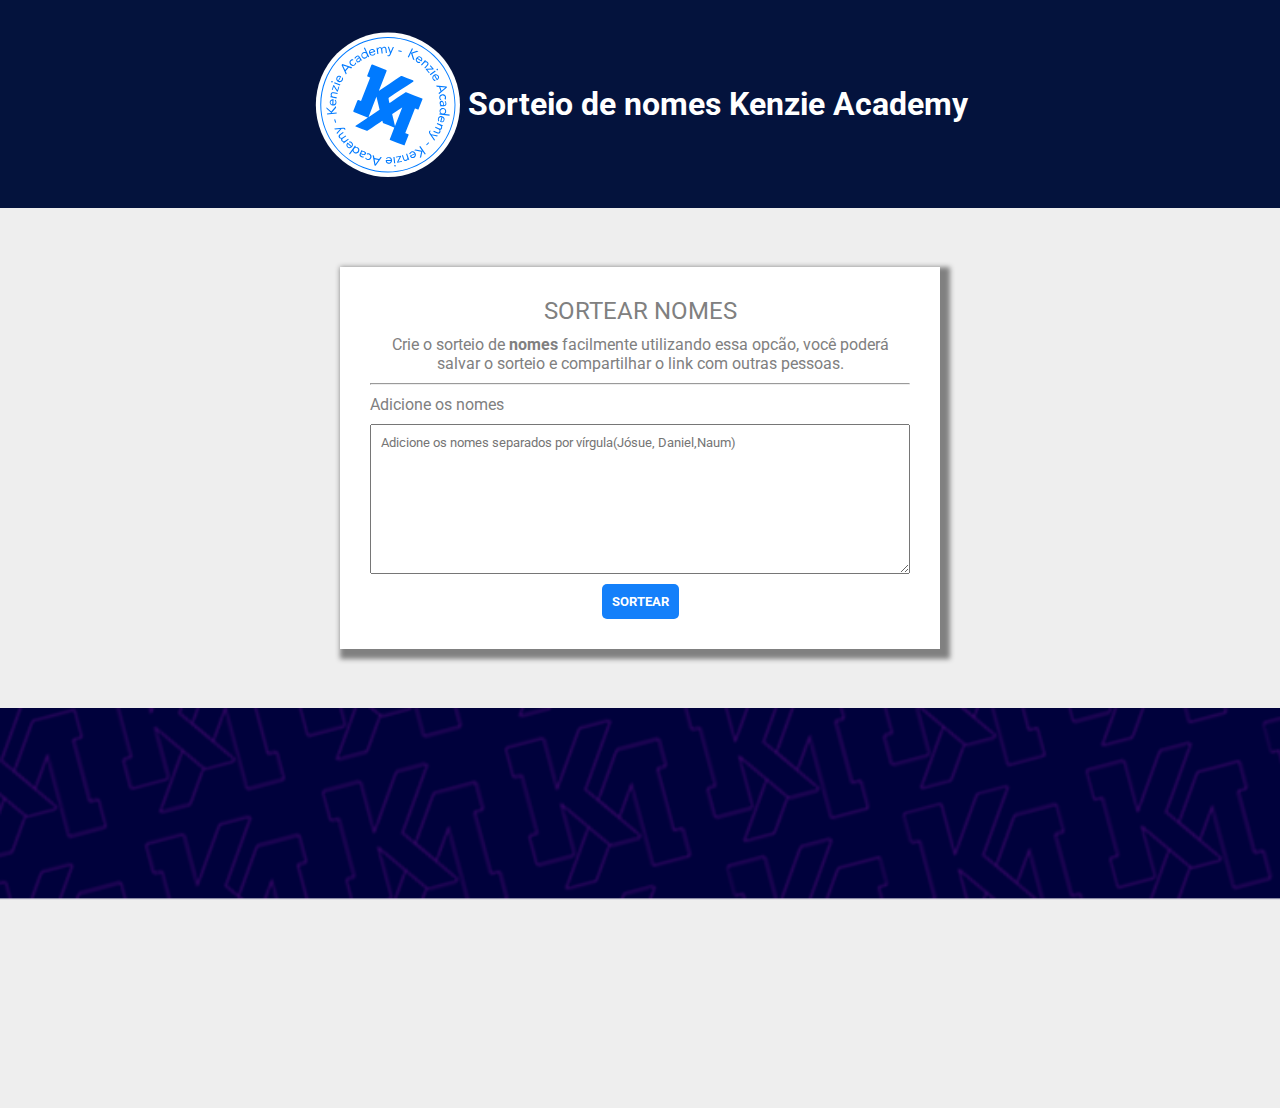
<file: Kenzie_Sorteio_Nomes/index.html>
<!DOCTYPE html>
<html lang="pt-br">

      <!-- HEAD => CABEÇA ONDE EU VOU CONFIGURAR MEU SITE -->
<head>

     <meta charset="UTF-8">
     <meta name="viewport" content="width=device-width, initial-scale=1.0">
     <title>APP Sorteio</title>
     <link rel="preconnect" href="https://fonts.googleapis.com">
     <link rel="preconnect" href="https://fonts.gstatic.com" crossorigin>
     <link href="https://fonts.googleapis.com/css2?family=Roboto:ital,wght@0,100;0,300;0,400;0,500;0,700;1,100;1,300;1,400;1,500&display=swap" rel="stylesheet">
     <link rel="stylesheet" href="./assets/css/style.css">

</head>

 <!-- CORPO  -->
<body>

     <header>
          <img src="./assets/img/logo.svg" alt="Logo Aplicativo de sorteio">
          <h1>Sorteio de nomes Kenzie Academy</h1>
     </header>

     <main class="app">

          <section>

               <h2>SORTEAR NOMES</h2>
               <p>Crie o sorteio de <strong>nomes</strong> facilmente utilizando essa opcão, você poderá salvar o sorteio e compartilhar o link com outras pessoas.</p>

               <hr>

               <p class="text-left">Adicione os nomes</p>

                  <!-- FORMULÁRIO -->
                  <div class="formulario">

                    <label for="entradaNomes">Adicione os nomes para o sorteio</label>
                    <textarea  id="entradaNomes"  placeholder="Adicione os nomes separados por vírgula(Jósue, Daniel,Naum)"></textarea>

                    <button class="botaoSortear">Sortear</button>
                  </div>

                  <div class="resultado">

                    <span class="fechar">X</span>
                    <p>Resultado:</p>

                  </div>
          </section>
     </main>

       <!-- RODAPÉ -->
       <footer></footer>
     
</body>

<script src="./assets/js/script.js"></script>
</html>
</file>
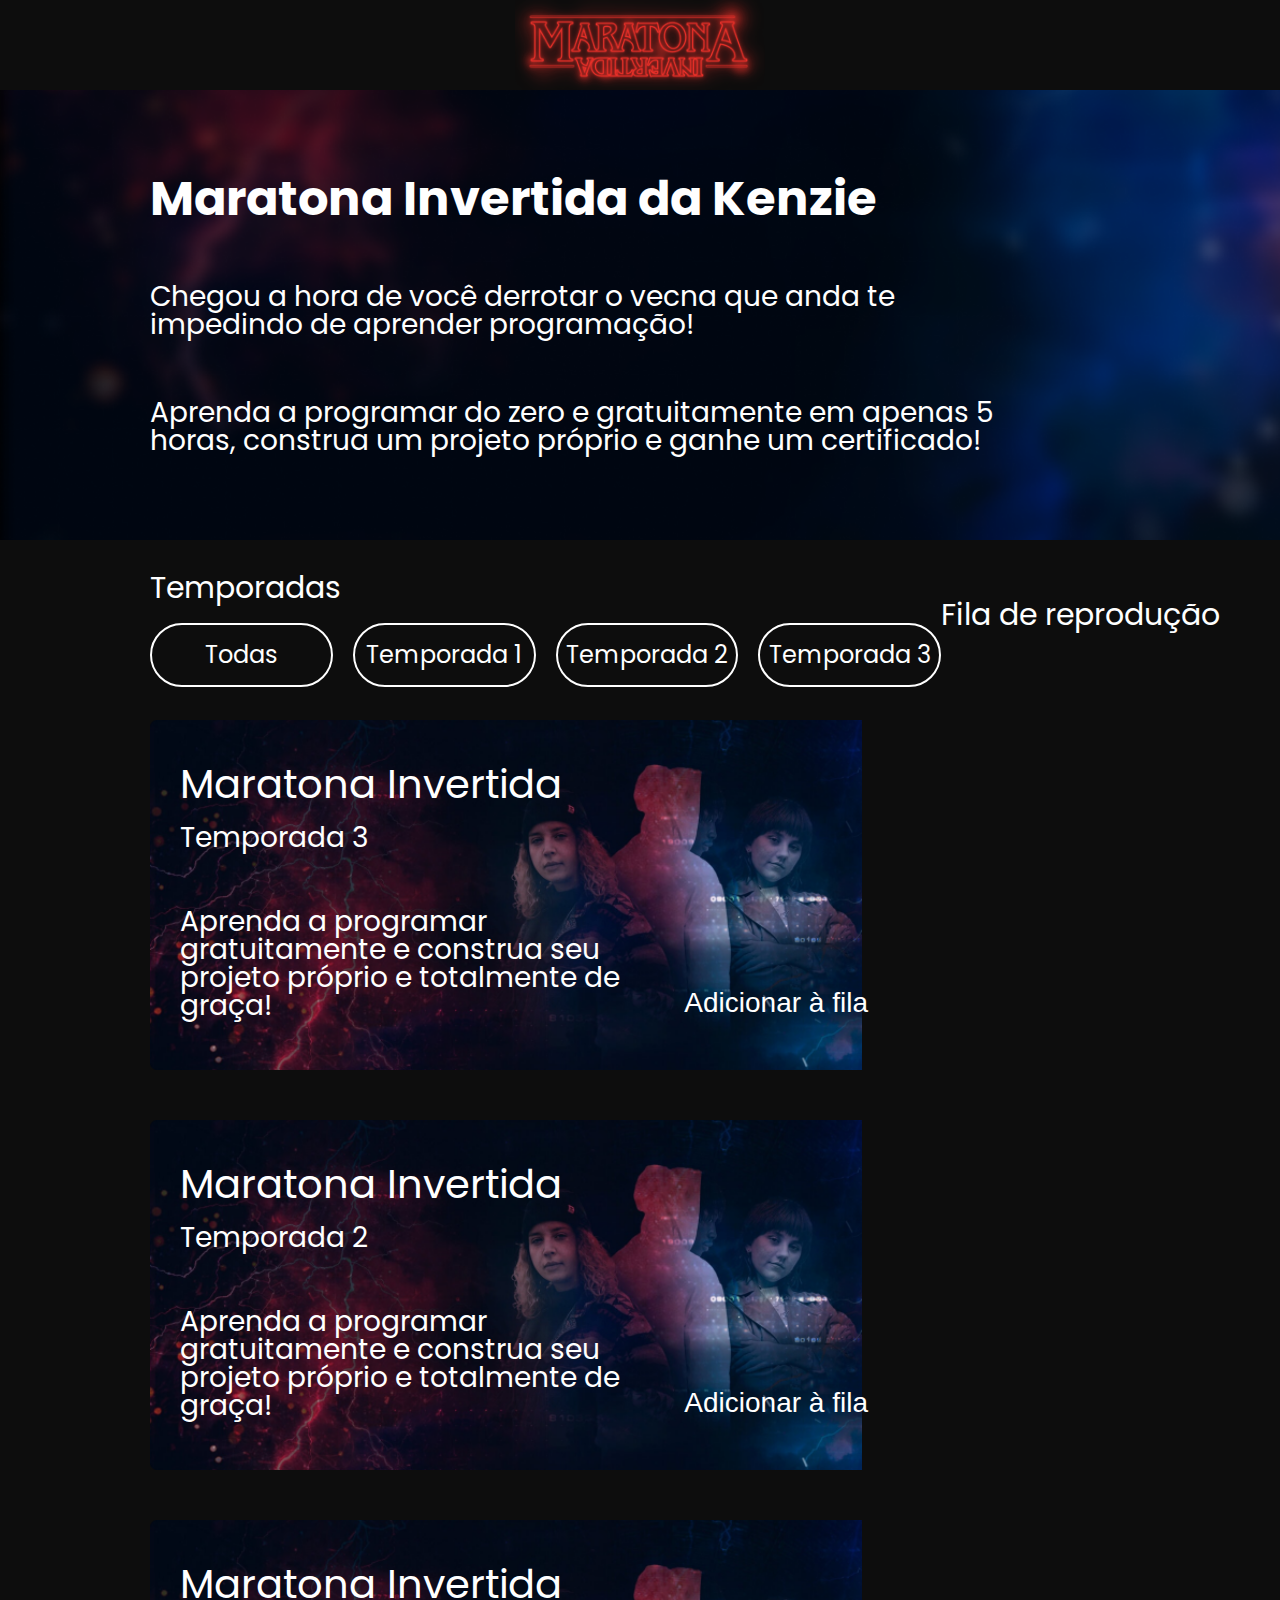
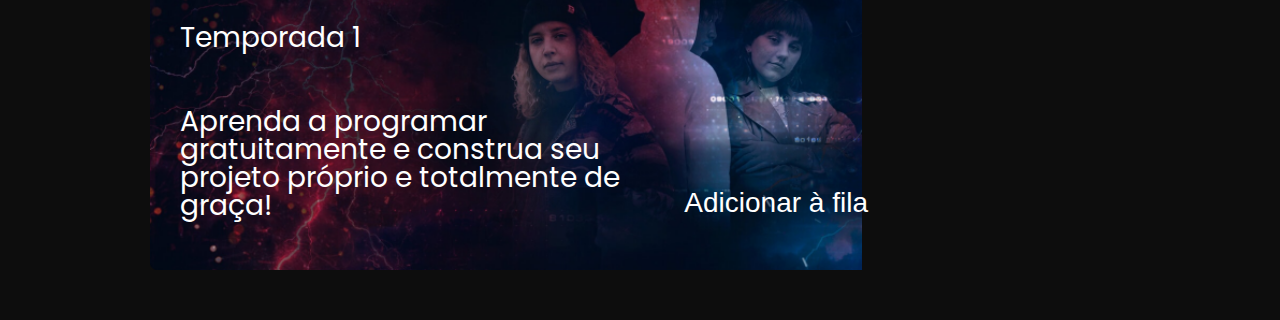
<file: Maratona_Invertida_Kenzie/index.html>
<!DOCTYPE html>
<html lang="pt-br">
<head>
     <meta charset="UTF-8">
     <meta name="viewport" content="width=device-width, initial-scale=1.0">
     <link rel="stylesheet" href="./assets/css/reset.css">
     <link rel="stylesheet" href="./assets/css/styles.css">
     <link rel="preconnect" href="https://fonts.googleapis.com" />
    <link rel="preconnect" href="https://fonts.gstatic.com" crossorigin />
    <link href="https://fonts.googleapis.com/css2?family=Poppins:wght@400;600&display=swap"  rel="stylesheet"/>
     <title>Maratona Invertida</title>
</head>
<body>
     <header>
          <section class="header_logo">
               <img src="./assets/img/logoMaratona.png" alt="">
          </section>
          <section class="header_infos">
               <h1>Maratona Invertida da Kenzie</h1>
               <p>
                    Chegou a hora de você derrotar o vecna que anda te impedindo de 
                    aprender programação!
               </p>
               <p>
                    Aprenda a programar do zero e gratuitamente em apenas 5 horas,
                    construa um projeto próprio e ganhe um certificado!
               </p>
          </section>
     </header>

     <main>
          <div class="main_left">
               <nav class="main_nav">
                    <h3>Temporadas</h3>
                    <ul>
                         <li>Todas</li>
                         <li>Temporada 1</li>
                         <li>Temporada 2</li>
                         <li>Temporada 3</li>
                    </ul>
               </nav>

               <section class="main_vitrine">
                    <!-- <article class="main_card">
                         <div class="main_card_top">
                              <h2>Maratona Invertida</h2>
                              <span>Temporada 1</span>
                         </div>

                         <div class="main_card_bottom">
                              <p>Aprenda a programar gratuitamente e contrua seu projeto próprio e totalmente de graça.</p>
                              <button>Adicionar à fila</button>
                         </div>                         
                    </article> 

                    <article class="main_card">
                         <div class="main_card_top">
                              <h2>Maratona Invertida</h2>
                              <span>Temporada 2</span>
                         </div>

                         <div class="main_card_bottom">
                              <p>Aprenda a programar gratuitamente e contrua seu projeto próprio e totalmente de graça.</p>
                              <button>Adicionar à fila</button>
                         </div>                         
                    </article>

                <article class="main_card">
                         <div class="main_card_top">
                              <h2>Maratona Invertida</h2>
                              <span>Temporada 3</span>
                         </div>

                         <div class="main_card_bottom">
                              <p>Aprenda a programar gratuitamente e contrua seu projeto próprio e totalmente de graça.</p>
                              <button>Adicionar à fila</button>
                         </div>                         
                    </article> -->

               </section>
          </div>

          <aside class="main_playlist">
               <h3>Fila de reprodução</h3>
               <ul id="playlist_container">

                    <!-- <li class="playlist_li">
                         <img src="./assets/img/imagemIcone.png">
                         <div class="playlist_li_center">
                              <div>
                                   <h4>Maratona Invertida</h4>
                                   <span>Temporada 1</span>
                              </div>
                              <div class="play_li_playButton">
                                   <img src="./assets/img/play-icon.png" />
                                   <span>Assistir Agora</span>
                              </div>
                         </div>
                         <div class="playlist_li_end">
                              <button></button>
                         </div>
                    </li> -->
               </ul>
          </aside>

          <script src="./assets/js/temporadas.js"></script>
          <script src="./assets/js/script.js"></script>
     </main>
</body>
</html>
</file>
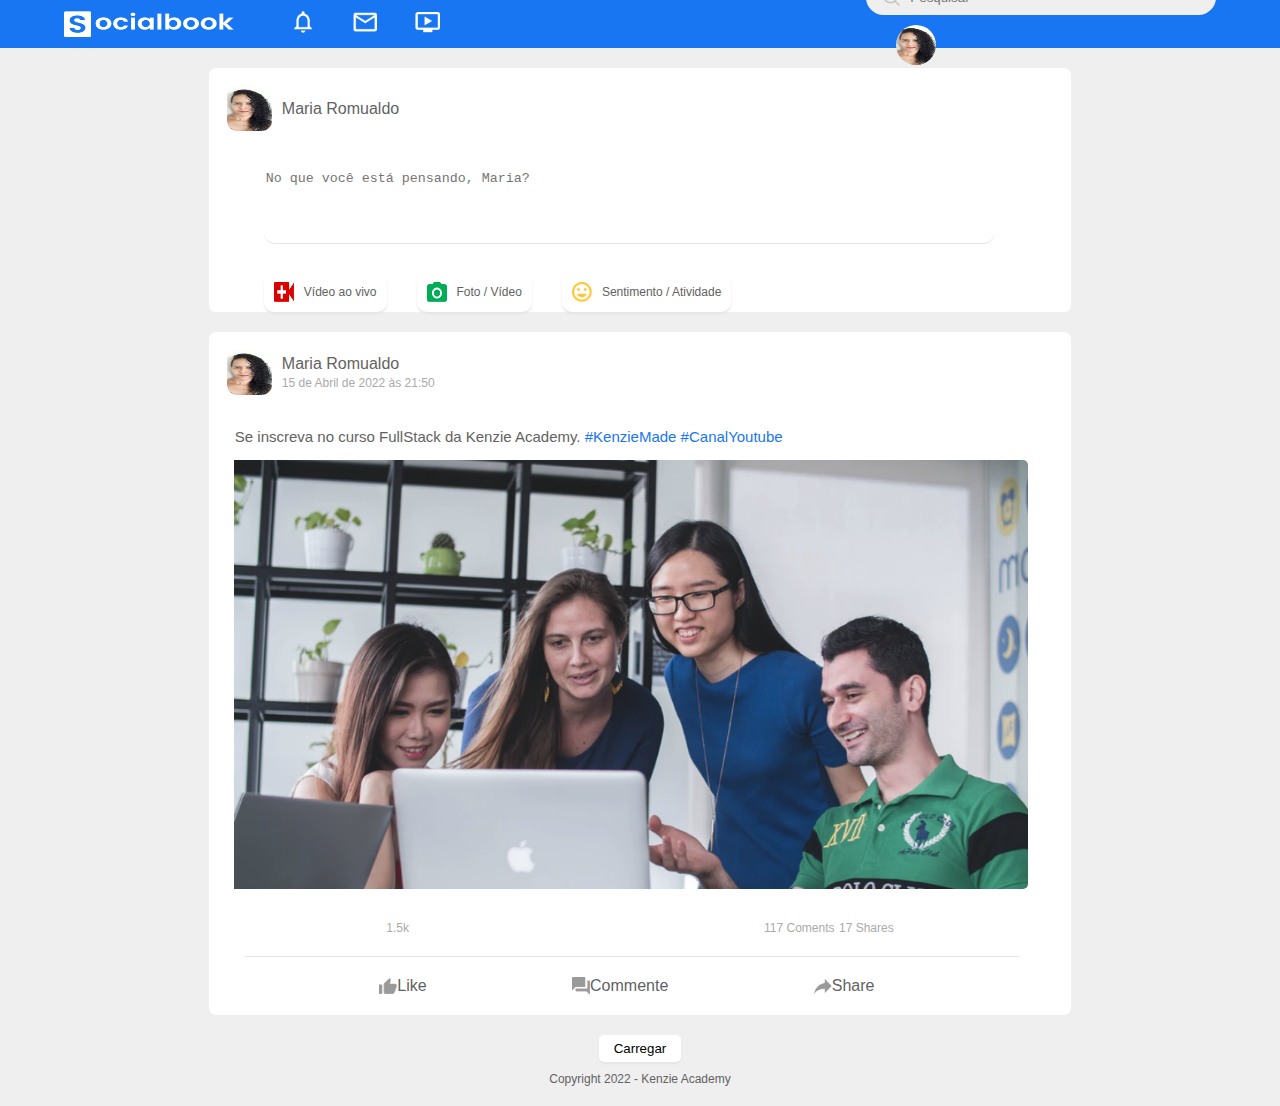
<file: Projeto_Assespro/index.html>
<!DOCTYPE html>
<html lang="pt-br">
<head>
     <meta charset="UTF-8">
     <meta http-equiv="X-UA-Compatible" content="IE=edge">
     <meta name="viewport" content="width=device-width, initial-scale=1.0">
     <link rel="stylesheet" href="./assets/css/style.css">
     
     
     <title>SocialBook</title>
</head>

<body>
     <!---Barra de Navegação-->
     <nav>
          <div class="nav_left">
               <img src="./assets/img/logo.png" class="logo"  alt="Logo da barra de navegação">
               <ul>
                    <li><img src="./assets/img/notification.png" alt="Icone notificação"></li>
                    <li><img src="./assets/img/inbox.png"  alt="Icone inbox"></li>
                    <li><img src="./assets/img/video.png" alt="Icone video"></li>
               </ul>
          </div>
          
          <div class="nav_rigth">
               <div class="search_box">
                    <img src="./assets/img/search.png" alt="">
                    <input type="text" placeholder="Pesquisar">
               </div>
               
               <div class="nav_user_icon">
                    <img src="./assets/img/maria.jpg" alt="">
               </div>
          </div>
     </nav>
     
     <main class="container">
          <!-----------Conteúdo principal---------------->
          <section class="main">
               
               <!----------Criar POST------------>
               <div class="post_container post_creator">
                    
                    <div class="user_profile">
                         <img src="./assets/img/maria.jpg" alt="Imagem Perfil">
                         <div>
                              <p>Maria Romualdo</p>
                         </div>
                    </div>
                    <div class="post_input_container">
                         <textarea id="post_input" rows="3" placeholder="No que você está pensando, Maria?"></textarea>
                         <div class="add_post_icons">
                              <a href="#"><img src="./assets/img/live-video.png" alt="">Vídeo ao vivo</a>
                              <a href="#"><img src="./assets/img/photo.png" alt="">Foto / Vídeo</a>
                              <a href="#"><img src="./assets/img/feeling.png" alt="">Sentimento / Atividade</a>
                         </div>
                    </div>
               </div>
               
               <div class="post_container">
                    <div class="post_row">
                         <!----------POST CRIADO------------>
                         <div class="user_profile">
                              <img src="./assets/img/maria.jpg" alt="">
                              <div>
                                   <p>Maria Romualdo</p>
                                   <span>15 de Abril de 2022 às 21:50</span>
                              </div>
                         </div>
                    </div>
                    
                    <p class="post_description">Se inscreva no curso FullStack da Kenzie Academy.
                         <a  target="_blank" href="https://kenzie.com.br/">#KenzieMade</a>
                         <a target="_blank" href="https://www.youtube.com/channel/UC6rcCbDzhVoIm1V7WnwPDIQ">#CanalYoutube</a>
                    </p>
                    
                    <img class="post_img" src="./assets/img/feed-image-1.png" alt="Imagem feed">
                    
                    <div class="post_row">
                         <div class="numbers">
                              <div class="numbers_left">
                                   <span>1.5k</span>
                              </div>
                              <div class="numbers_right">
                                   <span>117 Coments</span>
                                   <span>17 Shares</span>
                              </div>
                         </div>
                         <div class="atividade_icons">
                              <div><img src="./assets/img/like.png" alt="">Like</div>
                              <div><img src="./assets/img/comments.png" alt="">Commente</div>
                              <div><img src="./assets/img/share.png" alt="">Share</div>
                         </div>
                    </div>
               </div>
               
               <button  class="load_more_btn" type="button">Carregar</button>
          </section>
     </main>
     <footer class="footer"> 
          <p>Copyright 2022 - Kenzie Academy</p>
     </footer>
</body>
</html>
</file>
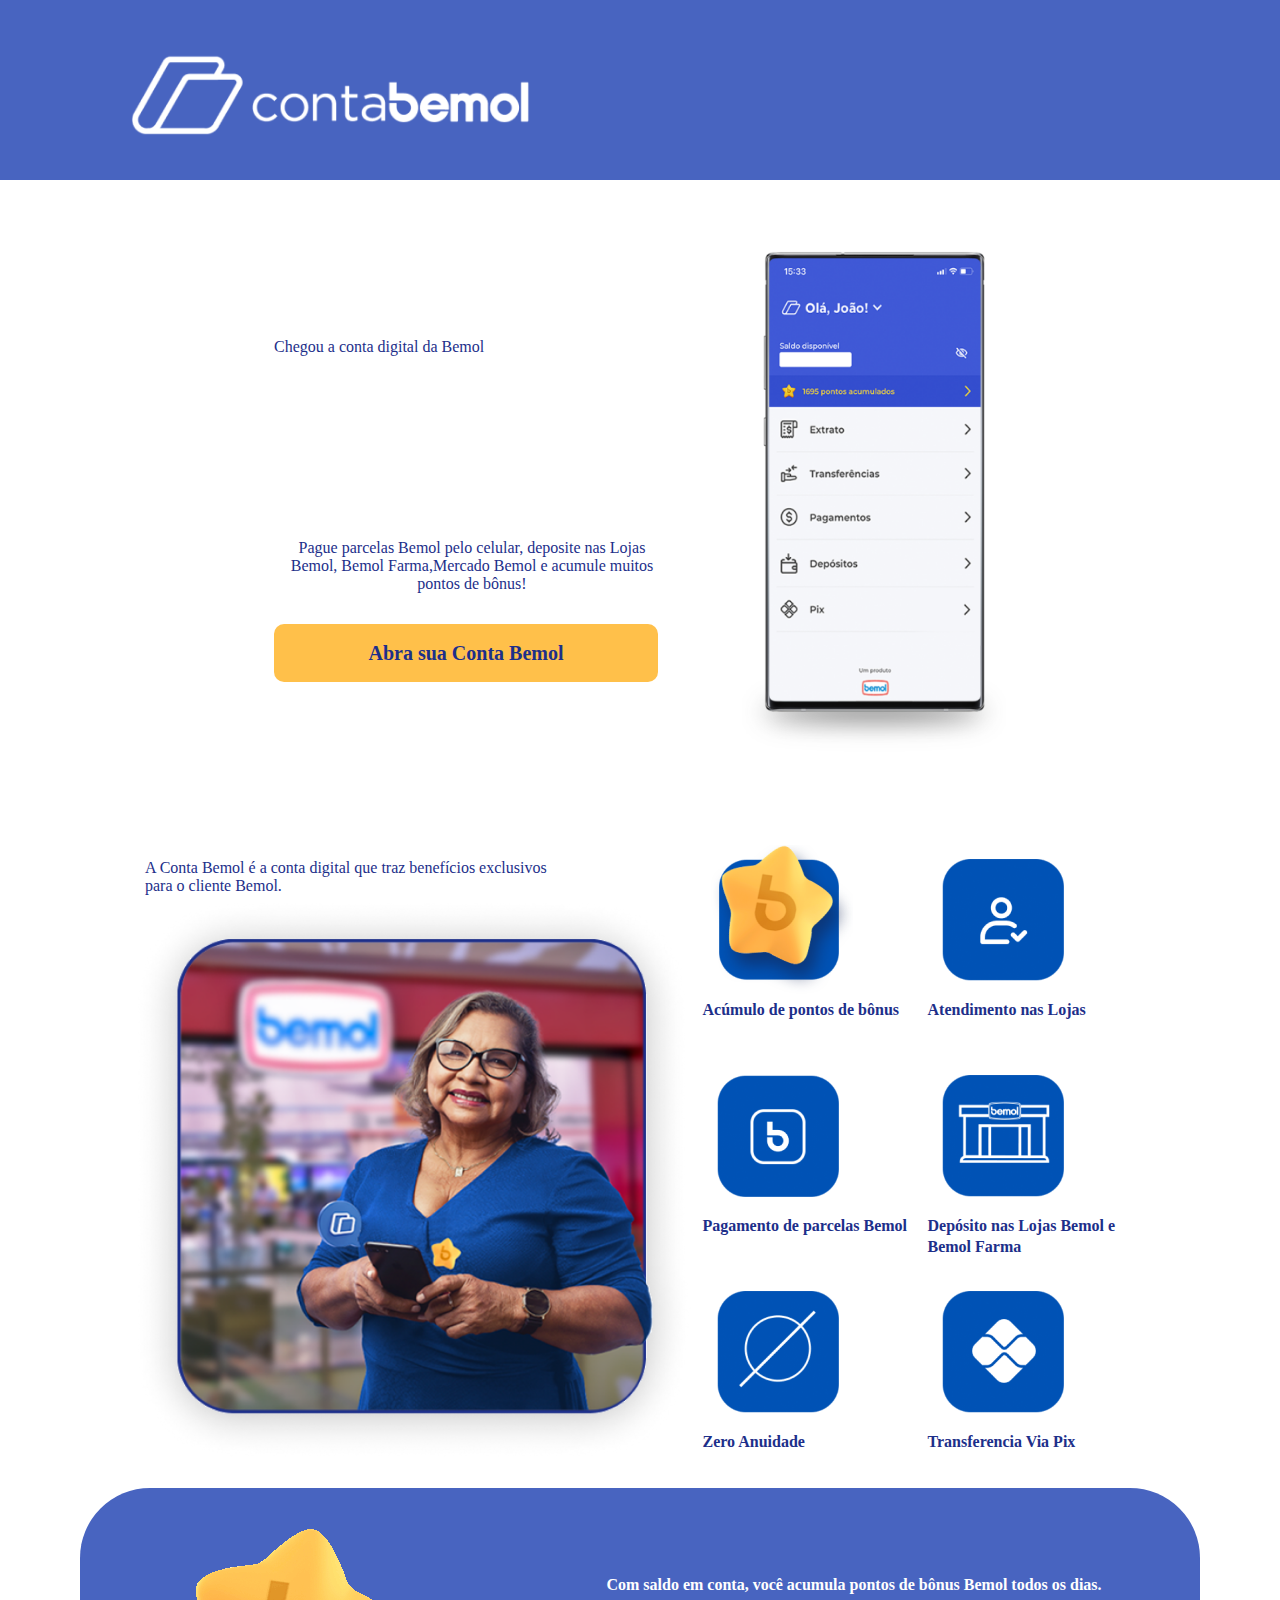
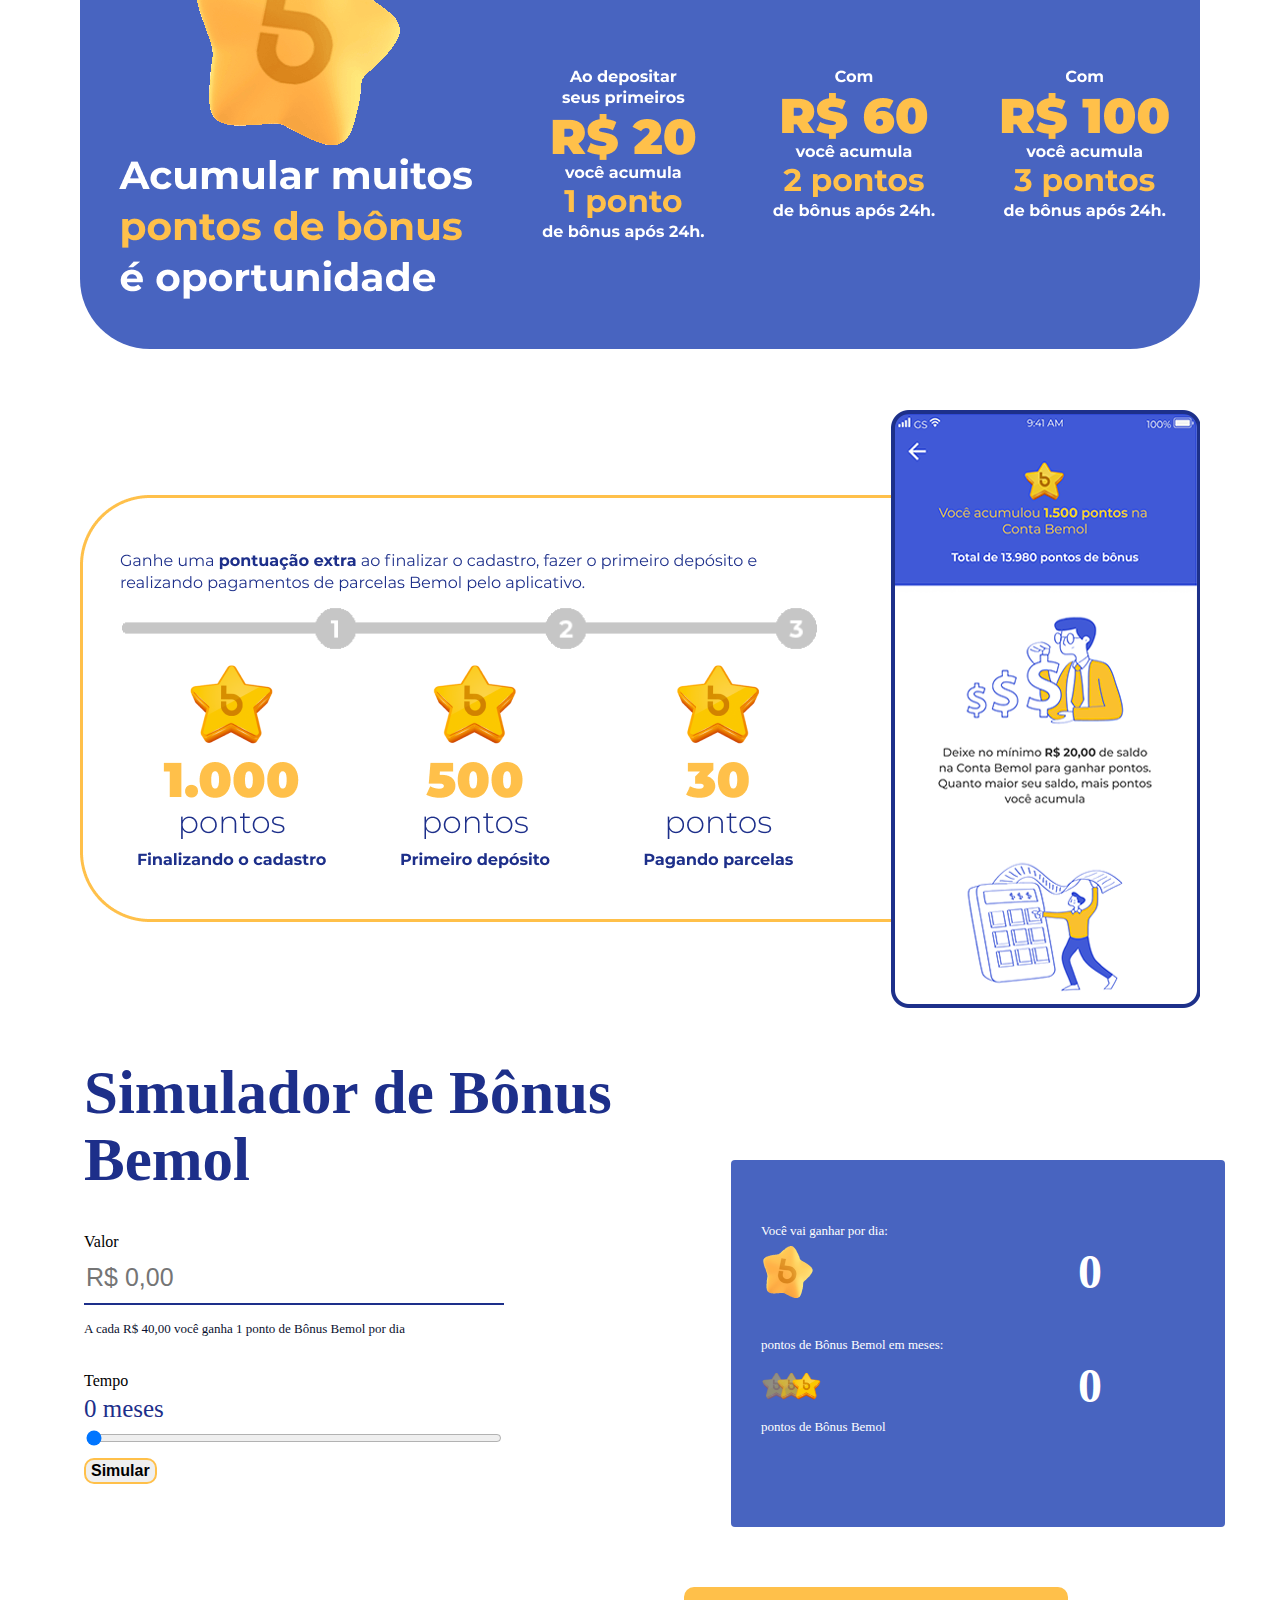
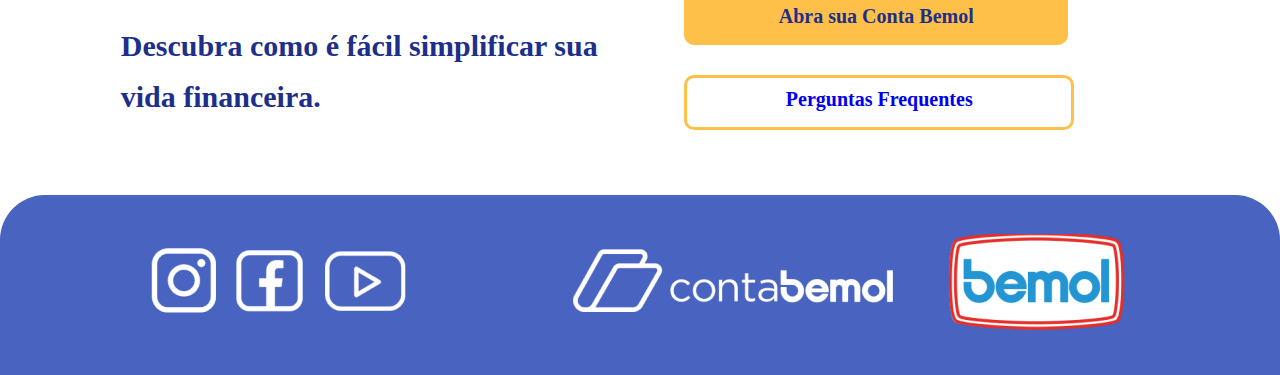
<file: Projeto_BeDev_Bemol/index.html>
<!DOCTYPE html>
<html lang="pt-br">
<head>
     <meta charset="UTF-8">
     <meta http-equiv="X-UA-Compatible" content="IE=edge">
     <meta name="viewport" content="width=device-width, initial-scale=1.0">
     <link rel="preconnect" href="https://fonts.googleapis.com">
     <link rel="preconnect" href="https://fonts.gstatic.com" crossorigin>
     <link href="https://fonts.googleapis.com/css2?family=Montserrat:wght@100;200;300;400;500;700;900&display=swap" rel="stylesheet">
     <link rel="stylesheet" href="./styles/style.css">
     <link rel="stylesheet" href="./styles/reset.css">

     <title>Projeto Be/Dev</title>   
</head>

<body>
          <header>
               <img 
                         class="logoBemol"
                         src="./src/img/ContaBemol-b 1.png" 
                         alt="logo Conta Bemol Cabeçalho">
          </header>


     <div class="container">
          <!--Primeira secão-->
          <main class="firstSection  flexRow">
            
                    <div>
                         <h1>Chegou a conta digital da Bemol</h1>
                         <p>Pague parcelas Bemol pelo celular, deposite nas Lojas Bemol, Bemol Farma,Mercado Bemol e acumule muitos pontos de bônus!</p>
                         <a 
                              class="linkAbrirConta"
                              href="https://www.bemol.com.br/contabemol" 
                              target="_blank">Abra sua Conta Bemol</a>
                    </div>

                    <div>
                         <img 
                                   class="mainPhoneImage"
                                   src="./src/img/Phone-Spotlight-Desktop 1.png" 
                                   alt="imagem do Iphone">
                    </div>
               </main>
             
               <!--Segunda seção-->
               <section class="secondSection flexRow">
                    <div>
                         <h6>
                              A Conta Bemol é a conta digital que traz benefícios exclusivos para o cliente Bemol.
                         </h6>
                    
                         <img 
                                   class="reginaImg"
                                   src="./src/img/Regina1.png" 
                                   alt="Dona Regina mexendo no celular"
                         >
                    </div>

                         <div class="flexRow cardVantagens">
                              <div class="miniCard">
                                   <img 
                                        src="./src/img/Vantagens01.png" 
                                        alt="Estrelinha Bemol">
                                        <span>Acúmulo de pontos de bônus</span>
                              </div>

                              <div class="miniCard">
                                   <img 
                                        src="./src/img/Vantagens02.png" 
                                        alt="ícone usuário">
                                        <span>Atendimento nas Lojas</span>
                              </div>

                              <div class="miniCard">
                                   <img 
                                        src="./src/img/Vantagens03.png" 
                                        alt="ícone Bemol">
                                        <span>Pagamento de parcelas Bemol</span>
                              </div>

                              <div class="miniCard">
                                   <img 
                                        src="./src/img/Vantagens04.png" 
                                        alt="Banco Bemol">
                                        <span>Depósito nas Lojas Bemol e Bemol Farma
                                        </span>
                              </div>

                              <div class="miniCard">
                                   <img 
                                        src="./src/img/Vantagens05.png" 
                                        alt="imagem que simboliza vazio">
                                        <span>Zero Anuidade</span>
                              </div>
                              <div class="miniCard">
                                   <img 
                                        src="./src/img/Vantagens06.png" 
                                        alt="ícone Pix">
                                        <span>Transferencia Via Pix</span>
                              </div>
                        </div>
          
                </section>

                <!---Teceira seção-->
                <section class="thirdSection flexRow">
                    <div class="thirdSectionTitle">
                         <img 
                                   src="./src/img/Estrela Titulo.png"
                                   alt="Estrela Bemol">
                    </div>

                    <div class="thirdSectionDescription">
                         <p>Com saldo em conta, você acumula pontos de bônus Bemol todos os dias.</p>
                         <img 
                                   src="./src/img/Acumulo Pontos Bonus.png" 
                                   alt="informações de pontuação de bônus">
                    </div>
                </section>

                <!---Quarta secão-->
               
               <section class="fourthSection">
                    <img
                    src="./src/img/Ganho Pontos Bonus.png"
                    alt="Informações para pontuação extra"
                    />
               </section>

                  <!--quinta seção -->
                    <section class="fifthSection">
                    <div id="calculatorContainer">
                           <h3>Simulador de Bônus Bemol</h3>


                         
                                        <div id="inputValue">
                                             <label for="valorInputSpan" for="valorInput">Valor</label>
                                             <input 
                                             id="valorInput"
                                             name="valorInput" 
                                             type="text" 
                                             placeholder="R$ 0,00">
                                             <span>A cada R$ 40,00 você ganha 1 ponto de Bônus Bemol por dia</span>
                                    </div>

                                   <div id="timeInput">
                                        <label for="tempoInput">Tempo</label>
                                        <span class="contagemTempo">0 meses</span> <!--adicionado -->
                                        <input class="inputSliderTempo" name="tempoInput" type="range" min="0" max="12" value="0">
                                   </div>
                                   <button type="button" class="simulatorButton">Simular</button> <!--adicionado -->
                    </div>


                    <div id="simuladorTimeBox">
                              <div class="containerSimulatorBox">
                                   <div id="simulatorDay">
                                   <span class="estilizacaoSpan">Você vai ganhar por dia:</span>
                                        <div class="pointsn pointsDivOne">
                                             <div class="starsDiv">
                                             <img 
                                                       src="./src/img/estrela-calculadora.png" 
                                                       alt="estrelinhas bemol">
                                                       <span id="pontosConquistadosDia">0</span>
                                                  </div>
                                        </div>                                       
                              </div>
                       

                              <div id="simulatorMonth"> 
                                   <span class="estilizacaoSpan">pontos de Bônus Bemol em meses:</span>
                                   <div class="points">
                                        <div class="starsDiv">
                                                  <img 
                                                  src="./src/img/Estrelas.png" alt="3 estrelinhas Bemol">
                                                  <span>0</span>
                                          </div>
                                   <span class="estilizacaoSpan">pontos de Bônus Bemol</span>
                          </div>
                    </div>
                    <div></div>
               </div>
               </div>
                </section>

                <!--Sexta seção-->
                <section class="sixthSection flexRowSpaceAround">
                    <div>
                              <h3>Descubra como é fácil simplificar sua vida financeira.</h3>
                    </div>

                    <div class="containerButtons">
                         <a
                              class="flexRow linkAbrirConta"
                               href="https://www.bemol.com.br/contabemol" 
                               target="_blank">Abra sua Conta Bemol</a>

                         <a 
                                   class="flexRow linkFaq"
                                    href="https://www.bemol.com.br/faq-contabemol" target="_blank">Perguntas Frequentes</a>
                    </div>
               </section>
          </div>

               <footer>
                    
                    <img 
                              class="imgRedes"
                              src="./src/img/redes-sociais 1.png " 
                              alt="Redes Sociais">

                    <img 
                              class="imgLogos"
                              src="./src/img/conta-bemol-e-bemol 1.png" 
                              alt="Logo Bemol">
               </footer>
     </div>

          <script src="./src/js/script.js"></script>
</body>
</html>
</file>
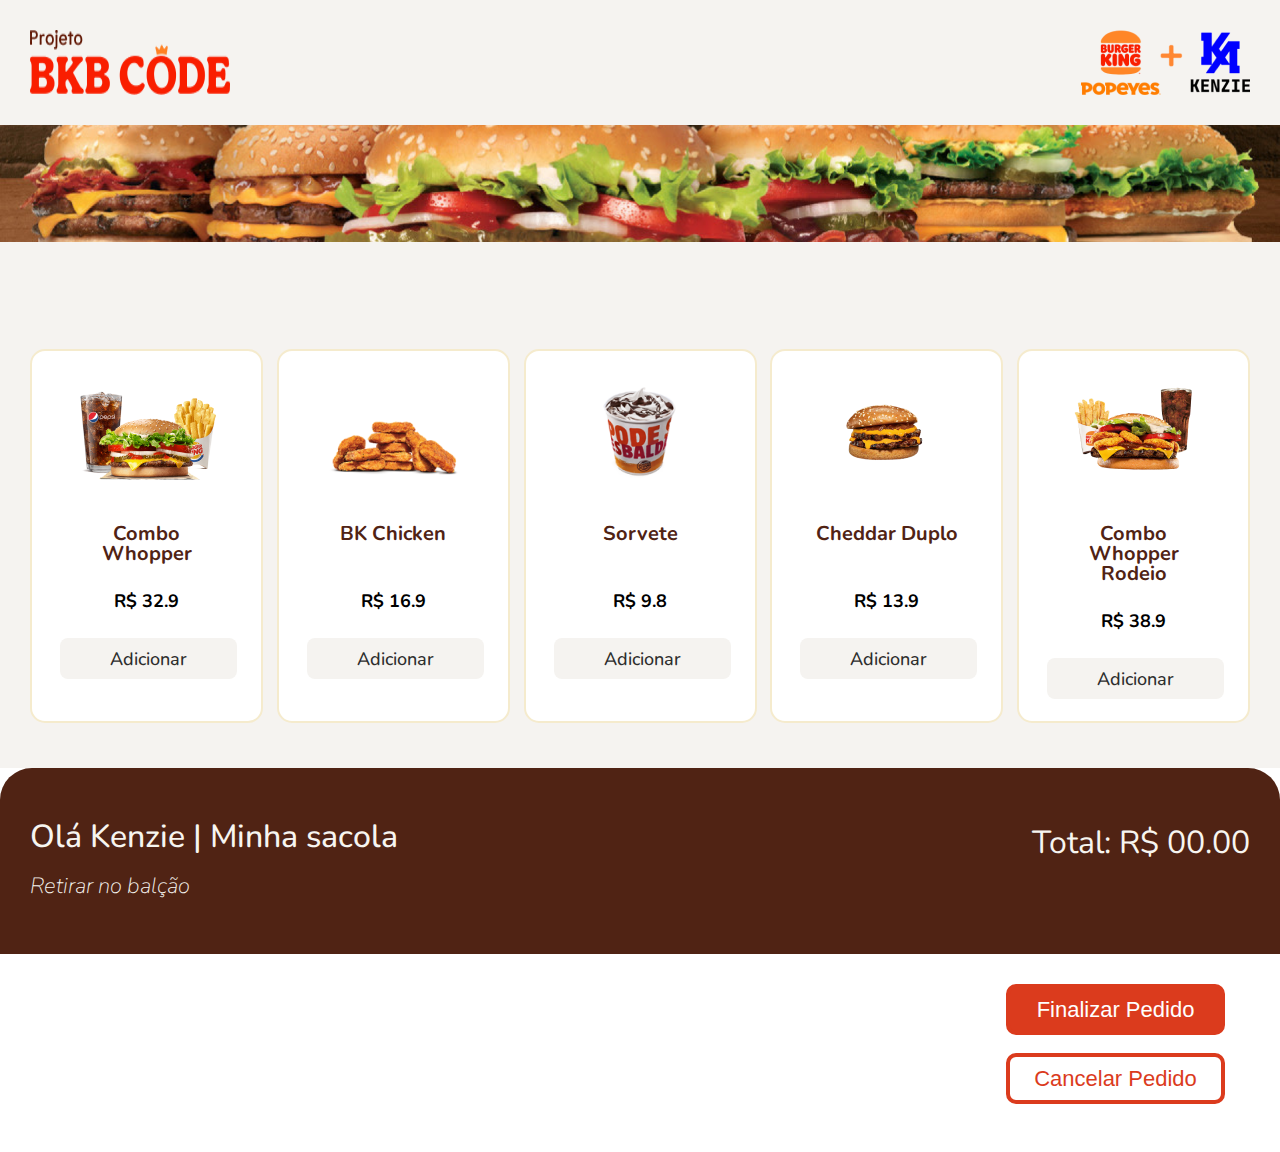
<file: Projeto_BK_Dev/index.html>
<!DOCTYPE html>
<html lang="pt-br">
<head>
     
     <meta charset="UTF-8">
     <meta http-equiv="X-UA-Compatible" content="IE=edge">
     <meta name="viewport" content="width=device-width, initial-scale=1.0">
     <link rel="preconnect" href="https://fonts.googleapis.com">
     <link rel="preconnect" href="https://fonts.gstatic.com" crossorigin>
     <link href="https://fonts.googleapis.com/css2?family=Nunito:ital,wght@0,200;0,300;0,400;0,500;0,600;0,700;1,200;1,300;1,400;1,500;1,600&display=swap" rel="stylesheet">

     <link rel="stylesheet" href="./src/css/reset.css">
     <link rel="stylesheet" href="./src/css/style.css">

     <title>Projeto BKB</title>
</head>

<body>
     <!--cabeçalho-->
     <header class="cabecalho">

          <!-- CONTAINER PARA CENTRALIZAR ELEMENTOS NO CENTRO -->
     <div class="container">
          <img id="logo" src="./src/assets/Projeto BKB Code 1.png" alt="Projeto BKB Code">

          <img src="./src/assets/Logos 1.png" alt="Logo BKB + Kenzie">
     </div>

</header>

<main>
        <!-- SEÇÃO BANNER -->
        <section class="banner"><img src="./src/assets/banner.png" alt="Banner com hamburgueres"></section>

          <!-- SEÇÃO PRODUTOS -->
          <section class="secaoProdutos">

               <div class="container">
                     <!-- LISTA DE PRODUTOS -->
                     <ul class="produtosLista">
                          <li class="cardProduto">
                               <img src="./src/assets/combo_whopper.png" alt="Combo Whopper">
                               <h3>Combo Whopper</h3>
                               <p>R$ 32.9</p>
                               <button type="button" id="0">Adicionar</button>
                          </li>

                          <li class="cardProduto">
                               <img src="./src/assets/bk_chicken.png" alt="BK Chicken">
                               <h3>BK Chicken</h3>
                               <p>R$ 16.9</p>
                               <button type="button" id="1">Adicionar</button>
                          </li>

                          <li class="cardProduto">
                               <img src="./src/assets/sorvete.png" alt="Sorvete">
                               <h3>Sorvete</h3>
                               <p>R$ 9.8</p>
                               <button type="button" id="2">Adicionar</button>
                          </li>

                          <li class="cardProduto">
                               <img src="./src/assets/cheddar_duplo.png" alt="Cheddar Duplo">
                               <h3>Cheddar Duplo</h3>
                               <p>R$ 13.9</p>
                               <button type="button" id="3">Adicionar</button>
                          </li>
                          <li class="cardProduto">
                               <img src="./src/assets/whopper_rodeio.png" alt="Combo Whopper Rodeio">
                               <h3>Combo Whopper Rodeio</h3>
                               <p>R$ 38.9</p>
                               <button type="button" id="4">Adicionar</button>
                          </li>                     
                        
                     </ul>

               </div>

          </section>
</main>

 <!-- RODAPÉ -->
 <footer class="rodape">

     <!--seção carrinho-->
     <section class="carrinho">
          <!-- CABEÇALHO INFORMAÇÕES DO USUÁRIO -->
          <header class="infoResumo">
               <div class="container">
                    <!-- INFORMAÇÕES DO USUÁRIO -->
               

               <div class="infoUsuario">
                    <h3>Olá Kenzie | Minha sacola</h3>
                    <p>Retirar no balção</p>
               </div>

                <!-- INFORMAÇÕES DE PREÇO TOTAL -->
                <p class="infoPreco">
                     Total: R$ 00.00
                </p>
               </div>
          </header>

          <div class="container">
               <!-- LISTA/RESUMO DE PRODUTOS -->
               <div class="resumoPedido">
                    <ul class="listaProdutos"></ul>
               </div>

                 <!-- BOTẼOS PARA FINALZIAR/CANCELAR O PEDIDO -->
                 <div class="btnFinalizarPedido">
                      <button type="button">Finalizar Pedido</button>

                      <button type="button">Cancelar Pedido</button>
                 </div>
          </div>
     </section>
     <!-- -->
 </footer>

 <script src="./src/js/produtos.js"></script>
 <script src="./src/js/script.js"></script>
</body>

</html>
</file>
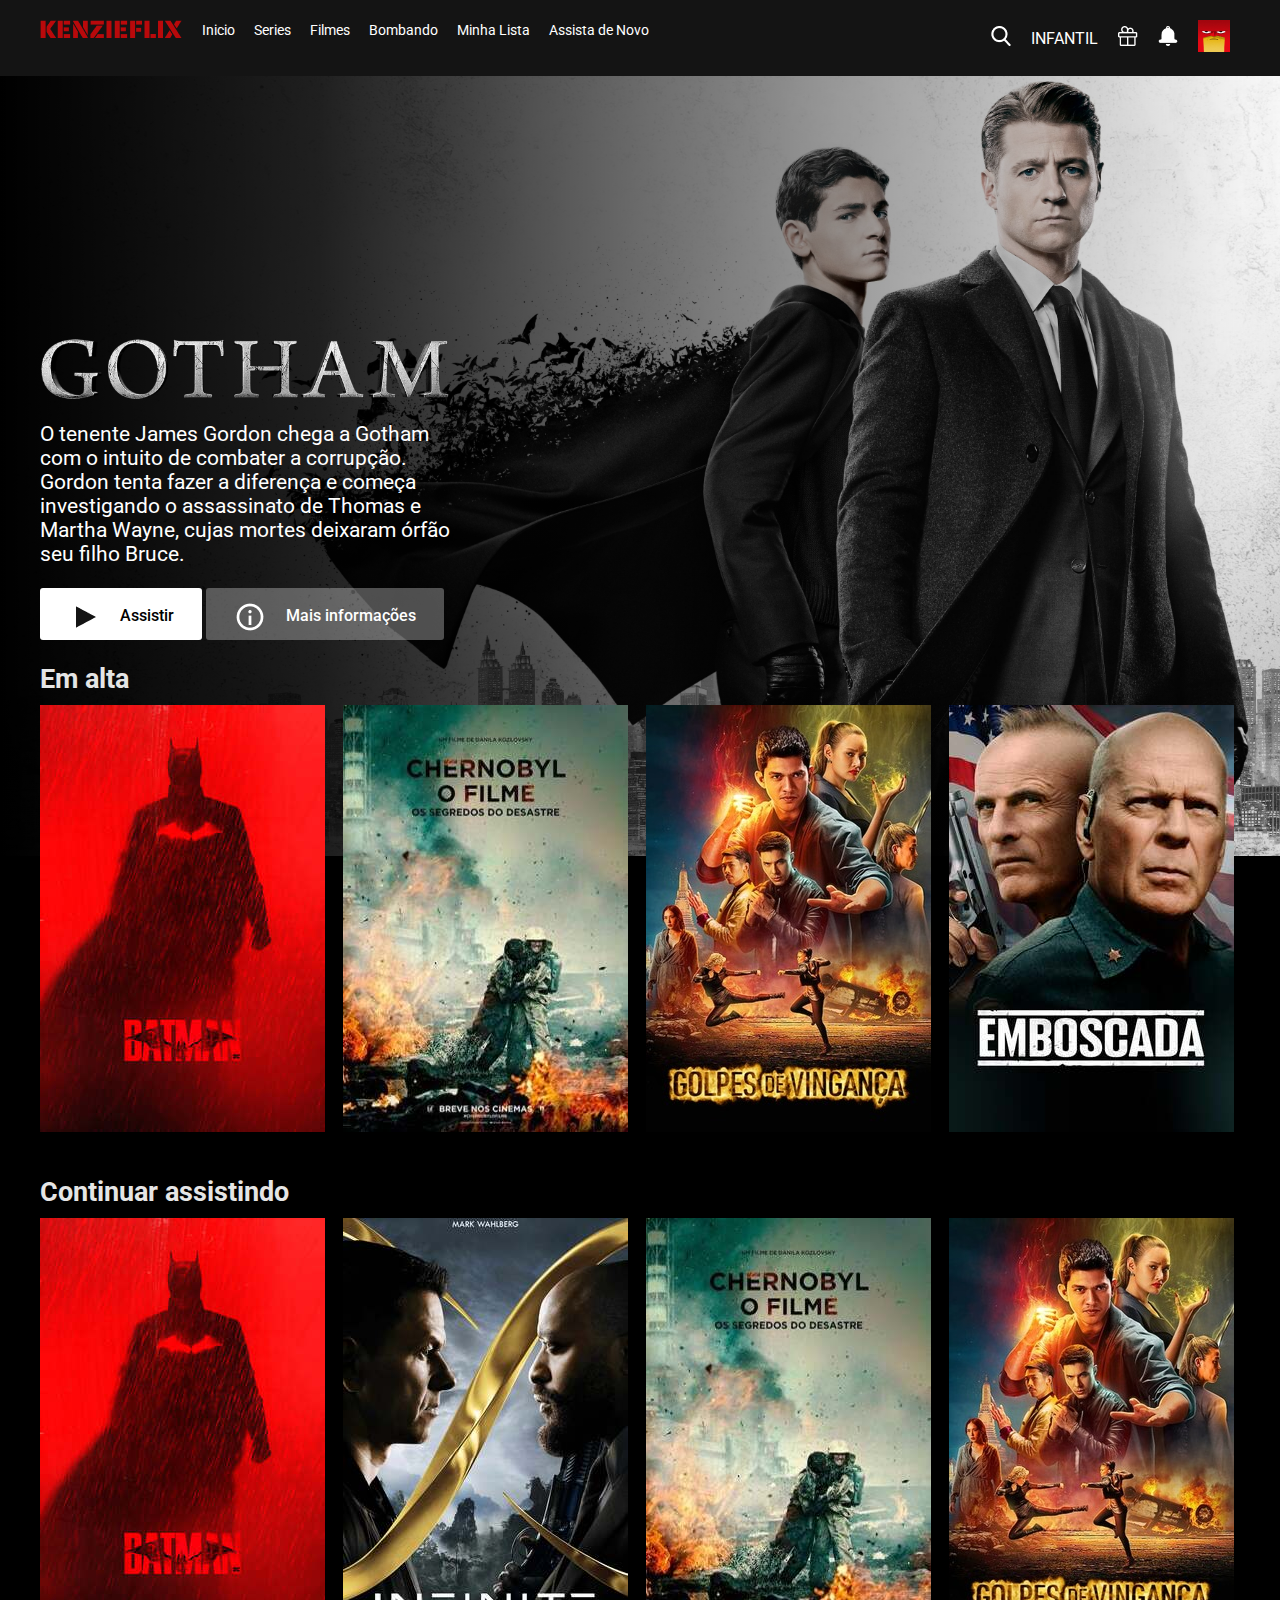
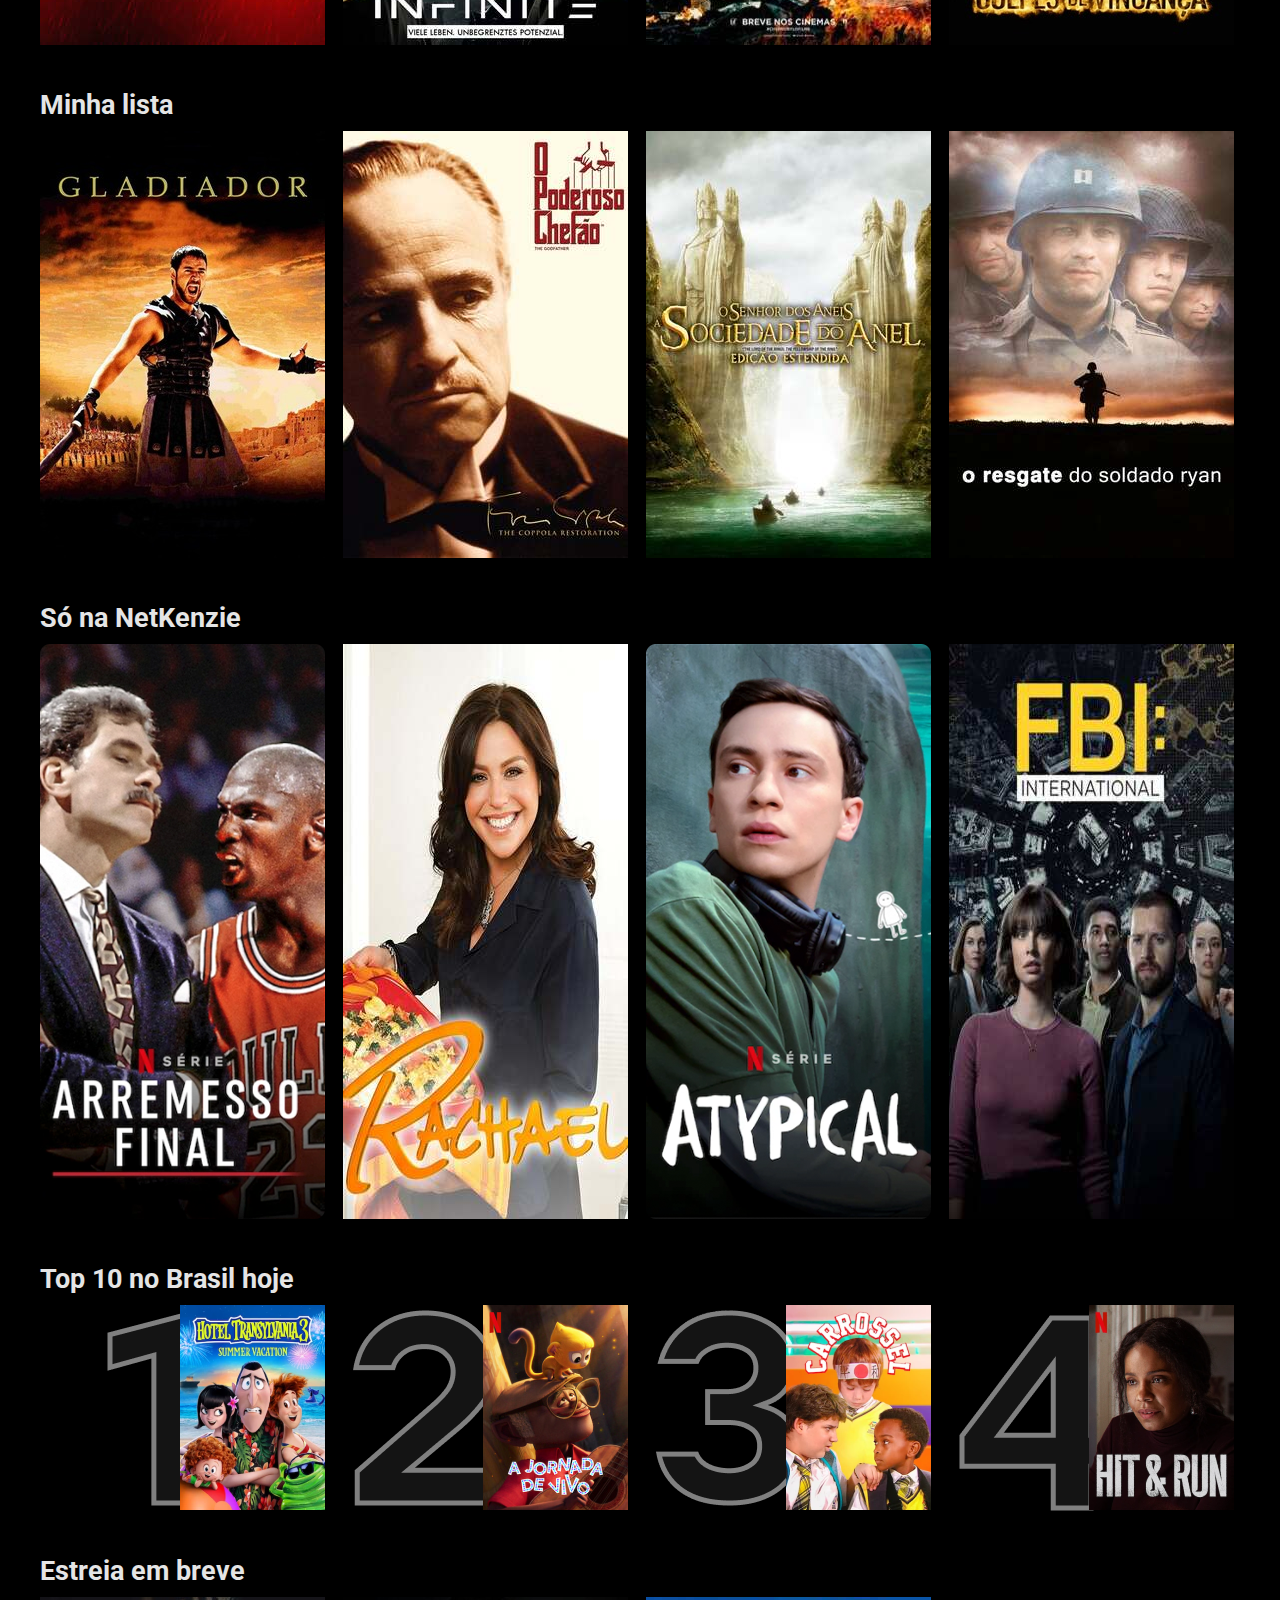
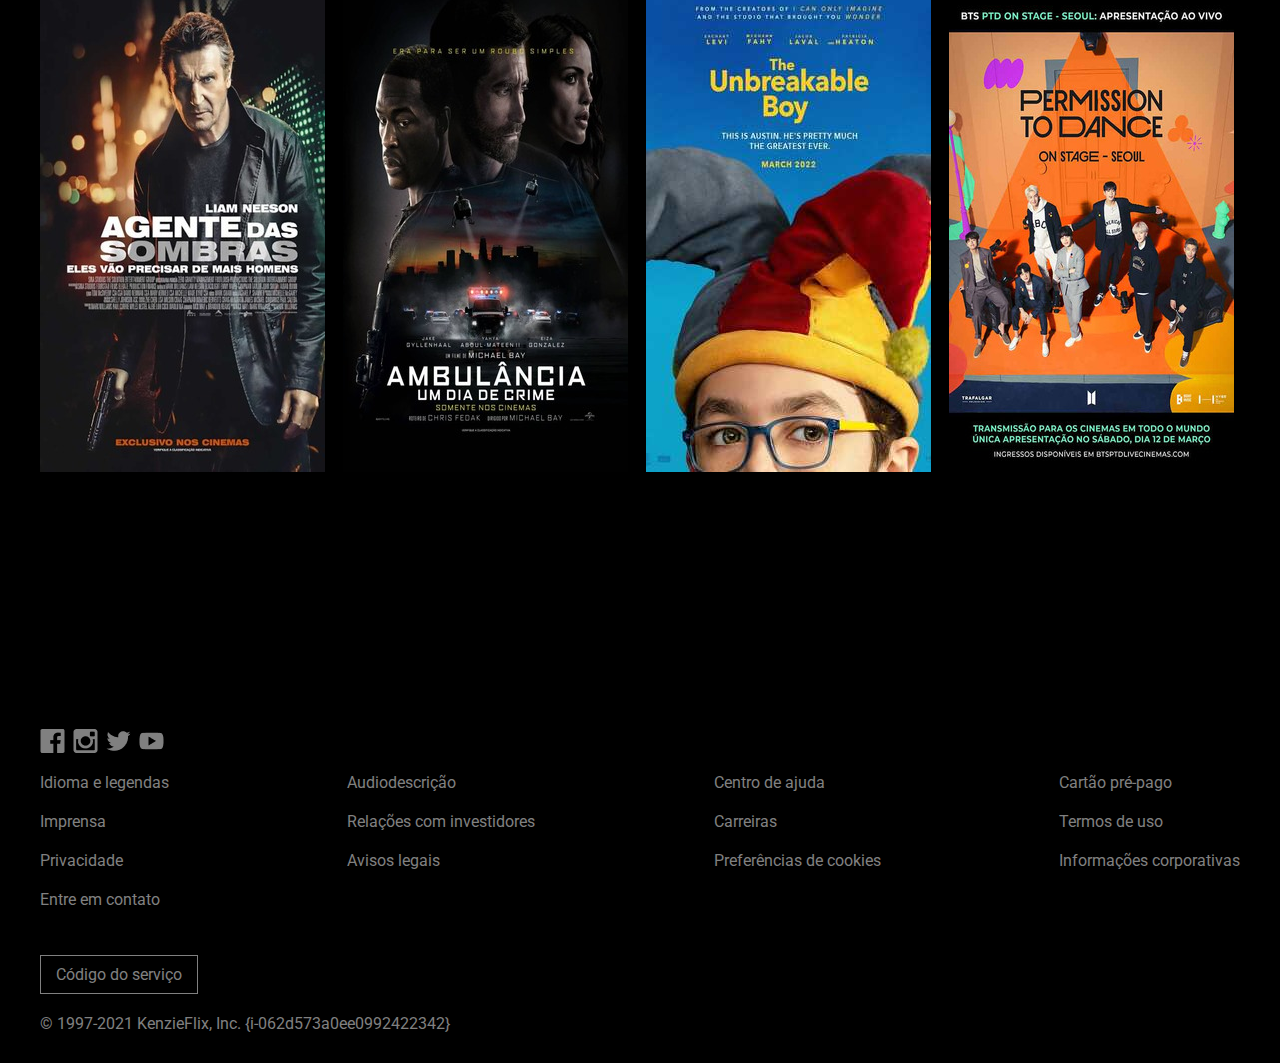
<file: Projeto_Kenzie_Flix/index.html>
<!DOCTYPE html>
<html lang="pt-br">
<head>
     <meta charset="UTF-8">
     <meta name="viewport" content="width=device-width, initial-scale=1.0">
     <link rel="preconnect" href="https://fonts.googleapis.com">
     <link rel="preconnect" href="https://fonts.gstatic.com" crossorigin>
     <link href="https://fonts.googleapis.com/css2?family=Roboto:wght@100;300;400;500;700&display=swap" rel="stylesheet">

     <link rel="stylesheet" href="./assets/css/style.css">

     <title>Kenzie_Flix</title>
</head>

<body>
     
     <!--Cabeçalho html-->
     <header class="cabecalho" id="idCabecalho">
          <div class="container">
          <!-- LOGO -->
          <figure class="cabecalho__logo">
                  <!-- IMAGEM -->
                <img src="./assets/img/logo.png" alt="logo Kenzie_Flix">
                <figcaption>Logo marca Kenzie Flix</figcaption>
          </figure>

          <!-- MENU NAVEGAÇÃO-->
          <nav class="cabecalho__menu">
               <!--LISTA DE LINKS-->
               <ul>
                    <li><a href="#">  Inicio</a></li>
                    <li><a href="#">  Series</a> </li>
                    <li><a href="#">  Filmes</a> </li>
                    <li><a href="#">  Bombando</a> </li>
                    <li><a href="#">  Minha Lista</a> </li>
                    <li><a href="#">  Assista de Novo</a> </li>                    
               </ul>
          </nav>

          <div class="cabecalho__menuConfiguracao">
               <ul>
                    <li>
                         <a href="#"><img src="./assets/img/pesquisa.png" alt=""></a>
                    </li>
                    <li>
                         <a href="#">INFANTIL</a>
                    </li>
                    <li>
                         <a href="#"><img src="./assets/img/presente.png" alt=""></a>
                    </li>
                    <li>
                         <a href="#"><img src="./assets/img/notificacao.png" alt=""></a>
                    </li>
                    <li>
                         <a href="#"><img src="./assets/img/ProfileIMG.png" alt=""></a>
                    </li>
               </ul>
          </div>
          </div>

     </header>

     <main>
          <!-- SEÇÃO DESTAQUE-->
          <section class="secaoDestaque">

               <div class="container">
                <!-- IMAGEM DESTAQUE -->
               <figure class="secaoDestaque__imagemDestaque">
                    <img src="./assets/img/destaque.png" alt="Nome do filme">
                    <figcaption>Nome do filme</figcaption>
               </figure>

                <!-- CONTEÚDO DESTAQUE -->
               <article class="secaoDestaque__descricaoDestaque">
                         <h1><img src="./assets/img/gothan.png" alt="Titulo destaque"></h1>
                         <p>O tenente James Gordon chega a Gotham com o intuito de combater a corrupção. Gordon tenta fazer a diferença e começa investigando o assassinato de Thomas e Martha Wayne, cujas mortes deixaram órfão seu filho Bruce.</p>
               </article>

               <!-- LINKS DE NAVEGAÇÃO -->
               <div class="secaoDestaque__navegacaoDestaque">
                    <a href="#"><img src="./assets/img/assistir.png" alt="Icon play"> Assistir</a>
                    <a href="#" class="secaoDestaque__navegacaoDestaque--transparente"><img src="./assets/img/info.png" alt="Icon play"> Mais informações</a>
               </div>
          </div>
    </section>

          <!-- SEÇÃO FILMES EM ALTA -->
          <section class="secaoFilmes">

               <div class="container">

          <!-- TÍTULO DA SEÇÃO -->
          <h2>Em alta</h2>
          
          <!-- LISTA DE FILMES-->
               <ul class="secaoFilmes__listaFilmes">
                    <li>
                         
                         <figure>                         
                              <img src="./assets/img/batman.jpg" alt="Filme ">
                              <figcaption>Filme 1</figcaption>
                         </figure>                
                    
                    </li>
                    <li>
                         <figure>
                              <img src="./assets/img/chernobil.jpg" alt="Filme ">
                              <figcaption>Filme 2</figcaption>
                         </figure>
                    </li>
                    <li>
                         <figure>
                              <img src="./assets/img/golpes.jpg" alt="Filme ">
                              <figcaption>Filme 3</figcaption>
                         </figure>
                    </li>
                    <li>
                         <figure>
                              <img src="./assets/img/emboscada.jpg" alt="Filme">
                              <figcaption>Filme 4</figcaption>
                         </figure>
                    </li>
                    <li>
                         <figure>
                              <img src="./assets/img/infinite.jpg" alt="Filme ">
                              <figcaption>Filme 5</figcaption>
                         </figure>
                    </li>
                    <li>
                         <figure>
                              <img src="./assets/img/grandeshomens.jpg" alt="Filme ">
                              <figcaption>Filme 6</figcaption>
                         </figure>
                    </li>
               </ul>
          </div>
          </section>


            <!-- CONTINUAR ASSISTINDO -->
            <section class="secaoFilmes secaoFilmes--progressoFilmes">

               <div class="container">
                <!-- TÍTULO DA SEÇÃO -->
                <h2>Continuar assistindo</h2>

                   <!-- LISTA DE FILMES -->
                   <ul class="secaoFilmes__listaFilmes">
                        <li>
                             <figure>
                                  <img src="./assets/img/batman.jpg" alt="Filme 1">
                                  <figcaption>Filme 1</figcaption>
                             </figure>
                        </li>
                        <li>
                             <figure>
                                  <img src="./assets/img/infinite.jpg" alt="Filme 1">
                                  <figcaption>Filme 1</figcaption>
                             </figure>
                        </li>
                        <li>
                             <figure>
                                  <img src="./assets/img/chernobil.jpg" alt="Filme 1">
                                  <figcaption>Filme 1</figcaption>
                             </figure>
                        </li>
                        <li>
                             <figure>
                                  <img src="./assets/img/golpes.jpg" alt="Filme 1">
                                  <figcaption>Filme 1</figcaption>
                             </figure>
                        </li>
                        <li>
                             <figure>
                                  <img src="./assets/img/emboscada.jpg" alt="Filme 1">
                                  <figcaption>Filme 1</figcaption>
                             </figure>
                        </li>
                        <li>
                             <figure>
                                  <img src="./assets/img/filmed.jpg" alt="Filme 1">
                                  <figcaption>Filme 1</figcaption>
                             </figure>
                        </li>
                   </ul>
               </div>
            </section>

            <section class="secaoFilmes">

               <div class="container">
                 <!-- TÍTULO DA SEÇÃO -->
                 <h2>Minha lista</h2>

                     <!-- LISTA DE FILMES -->
                     <ul class="secaoFilmes__listaFilmes">
                          <li>
                               <figure>
                                    <img src="./assets/img/gladiador.jpg" alt="Filme 1">
                                    <figcaption>Filme 1</figcaption>
                               </figure>
                          </li>
                          <li>
                               <figure>
                                    <img src="./assets/img/poderosochefao.jpg" alt="Filme 1">
                                    <figcaption>Filme 1</figcaption>
                               </figure>
                          </li>
                          <li>
                               <figure>
                                    <img src="./assets/img/senhordosaneis.jpg" alt="Filme 1">
                                    <figcaption>Filme 1</figcaption>
                               </figure>
                          </li>
                          <li>
                               <figure>
                                    <img src="./assets/img/soldadoryan.jpg" alt="Filme 1">
                                    <figcaption>Filme 1</figcaption>
                               </figure>
                          </li>
                          <li>
                               <figure>
                                    <img src="./assets/img/sonho.jpg" alt="Filme 1">
                                    <figcaption>Filme 1</figcaption>
                               </figure>
                          </li>
                          <li>
                               <figure>
                                    <img src="./assets/img/vingadores.jpg" alt="Filme 1">
                                    <figcaption>Filme 1</figcaption>
                               </figure>
                          </li>
                     </ul>
                     </div>

            </section>

            <section class="secaoFilmes">

               <div class="container">
                <!-- TÍTULO DA SEÇÃO -->
                <h2>Só na NetKenzie  </h2>

                 <!-- LISTA DE FILMES -->
                 <ul class="secaoFilmes__listaFilmes">
                      <li>
                           <figure>
                                <img src="./assets/img/netflix1.png" alt="Filme 1">
                                <figcaption>Filme 1</figcaption>
                           </figure>
                      </li>
                      <li>
                           <figure>
                                <img src="./assets/img/rachael.jpg" alt="Filme 1">
                                <figcaption>Filme 1</figcaption>
                           </figure>
                      </li>
                      <li>
                           <figure>
                                <img src="./assets/img/netflix2.png" alt="Filme 1">
                                <figcaption>Filme 1</figcaption>
                           </figure>
                      </li>
                      <li>
                           <figure>
                                <img src="./assets/img/fbi.jpg" alt="Filme 1">
                                <figcaption>Filme 1</figcaption>
                           </figure>
                      </li>
                      <li>
                           <figure>
                                <img src="./assets/img/peaks (1).jpg" alt="Filme 1">
                                <figcaption>Filme 1</figcaption>
                           </figure>
                      </li>
                      <li>
                           <figure>
                                <img src="./assets/img/vinks.jpg" alt="Filme 1">
                                <figcaption>Filme 1</figcaption>
                           </figure>
                      </li>
                      <li>
                           <figure>
                                <img src="./assets/img/alasca.jpg" alt="Filme 1">
                                <figcaption>Filme 1</figcaption>
                           </figure>
                      </li>
                 </ul>
                </div> 
            </section>

            <section class="secaoFilmes">

               <div class="container">
                    <!-- TÍTULO DA SEÇÃO -->
                    <h2>Top 10 no Brasil hoje</h2>

                    <!-- LISTA DE FILMES -->
                    <ul class="secaoFilmes__listaFilmes">
                         <li>
                              <figure>
                                   <img src="./assets/img/rank1.png" alt="Filme 1">
                                   <figcaption>Filme 1</figcaption>
                              </figure>
                         </li>
                         <li>
                              <figure>
                                   <img src="./assets/img/rank2.png" alt="Filme 1">
                                   <figcaption>Filme 1</figcaption>
                              </figure>
                         </li>
                         <li>
                              <figure>
                                   <img src="./assets/img/rank3.png" alt="Filme 1">
                                   <figcaption>Filme 1</figcaption>
                              </figure>
                         </li>
                         <li>
                              <figure>
                                   <img src="./assets/img/rank4.png" alt="Filme 1">
                                   <figcaption>Filme 1</figcaption>
                              </figure>
                         </li>                         
                    </ul>
               </div>

            </section>

            <section class="secaoFilmes">
               
               <div class="container">
                   <!-- TÍTULO DA SEÇÃO -->
                   <h2>Estreia em breve</h2>

                   <!-- LISTA DE FILMES -->
                   <ul class="secaoFilmes__listaFilmes">
                       <li>
                           <figure>
                               <img src="./assets/img/agentedassombras .jpg" alt="Filme 1">
                               <figcaption>Filme 1</figcaption>
                           </figure>
                       </li>
                       <li>
                           <figure>
                               <img src="./assets/img/ambulancia.jpg" alt="Filme 1">
                               <figcaption>Filme 1</figcaption>
                           </figure>
                       </li>
                       <li>
                           <figure>
                               <img src="./assets/img/boy.jpg" alt="Filme 1">
                               <figcaption>Filme 1</figcaption>
                           </figure>
                       </li>
                       <li>
                           <figure>
                               <img src="./assets/img/dance.jpg" alt="Filme 1">
                               <figcaption>Filme 1</figcaption>
                           </figure>
                       </li>
                       <li>
                           <figure>
                               <img src="./assets/img/pils.jpg" alt="Filme 1">
                               <figcaption>Filme 1</figcaption>
                           </figure>
                       </li>
                       <li>
                           <figure>
                               <img src="./assets/img/jujustsu.jpg" alt="Filme 1">
                               <figcaption>Filme 1</figcaption>
                           </figure>
                       </li>
                   </ul>
               </div>
           </section>             

     </main>

      <!-- RODAPÉ -->
      <footer class="rodape">
           
          <div class="container">
              <!-- REDES SOCIAIS  -->
              <div class="rodape__midiasSociais">
                  <ul>
                      <li>
                          <a href="#" target="_blank">
                              <img src="./assets/img/fb.png" alt="">
                          </a>
                      </li>
                      <li>
                          <a href="#" target="_blank">
                              <img src="./assets/img/ig.png" alt="">
                          </a>
                      </li>
                      <li>
                          <a href="#" target="_blank">
                              <img src="./assets/img/tt.png" alt="">
                          </a>
                      </li>
                      <li>
                          <a href="#" target="_blank">
                              <img src="./assets/img/yt.png" alt="">
                          </a>
                      </li>
                  </ul>
              </div>

              <nav class="rodape__menuNavegacao">
                  <ul>
                      <li>
                          <a href="#">Idioma e legendas</a>
                      </li>
                      <li>
                          <a href="#">Imprensa</a>
                      </li>
                      <li>
                          <a href="#">Privacidade</a>
                      </li>
                      <li>
                          <a href="#">Entre em contato</a>
                      </li>
                  </ul>
                  <ul>
                      <li>
                          <a href="#">Audiodescrição</a>
                      </li>
                      <li>
                          <a href="#">Relações com investidores</a>
                      </li>
                      <li>
                          <a href="#">Avisos legais</a>
                      </li>
                  </ul>
                  <ul>
                      <li>
                          <a href="#">Centro de ajuda</a>
                      </li>
                      <li>
                          <a href="#">Carreiras</a>
                      </li>
                      <li>
                          <a href="#">Preferências de cookies</a>
                      </li>
                  </ul>
                  <ul>
                      <li>
                          <a href="#">Cartão pré-pago</a>
                      </li>
                      <li>
                          <a href="#">Termos de uso</a>
                      </li>
                      <li>
                          <a href="#">Informações corporativas</a>
                      </li>
                  </ul>
              </nav>

              <a href="#" class="rodape__linkCodigo">Código do serviço</a>
          
              <p>© 1997-2021 KenzieFlix, Inc.  {i-062d573a0ee0992422342}</p>
          </div>
         
      </footer>
</body>
</html>
</file>
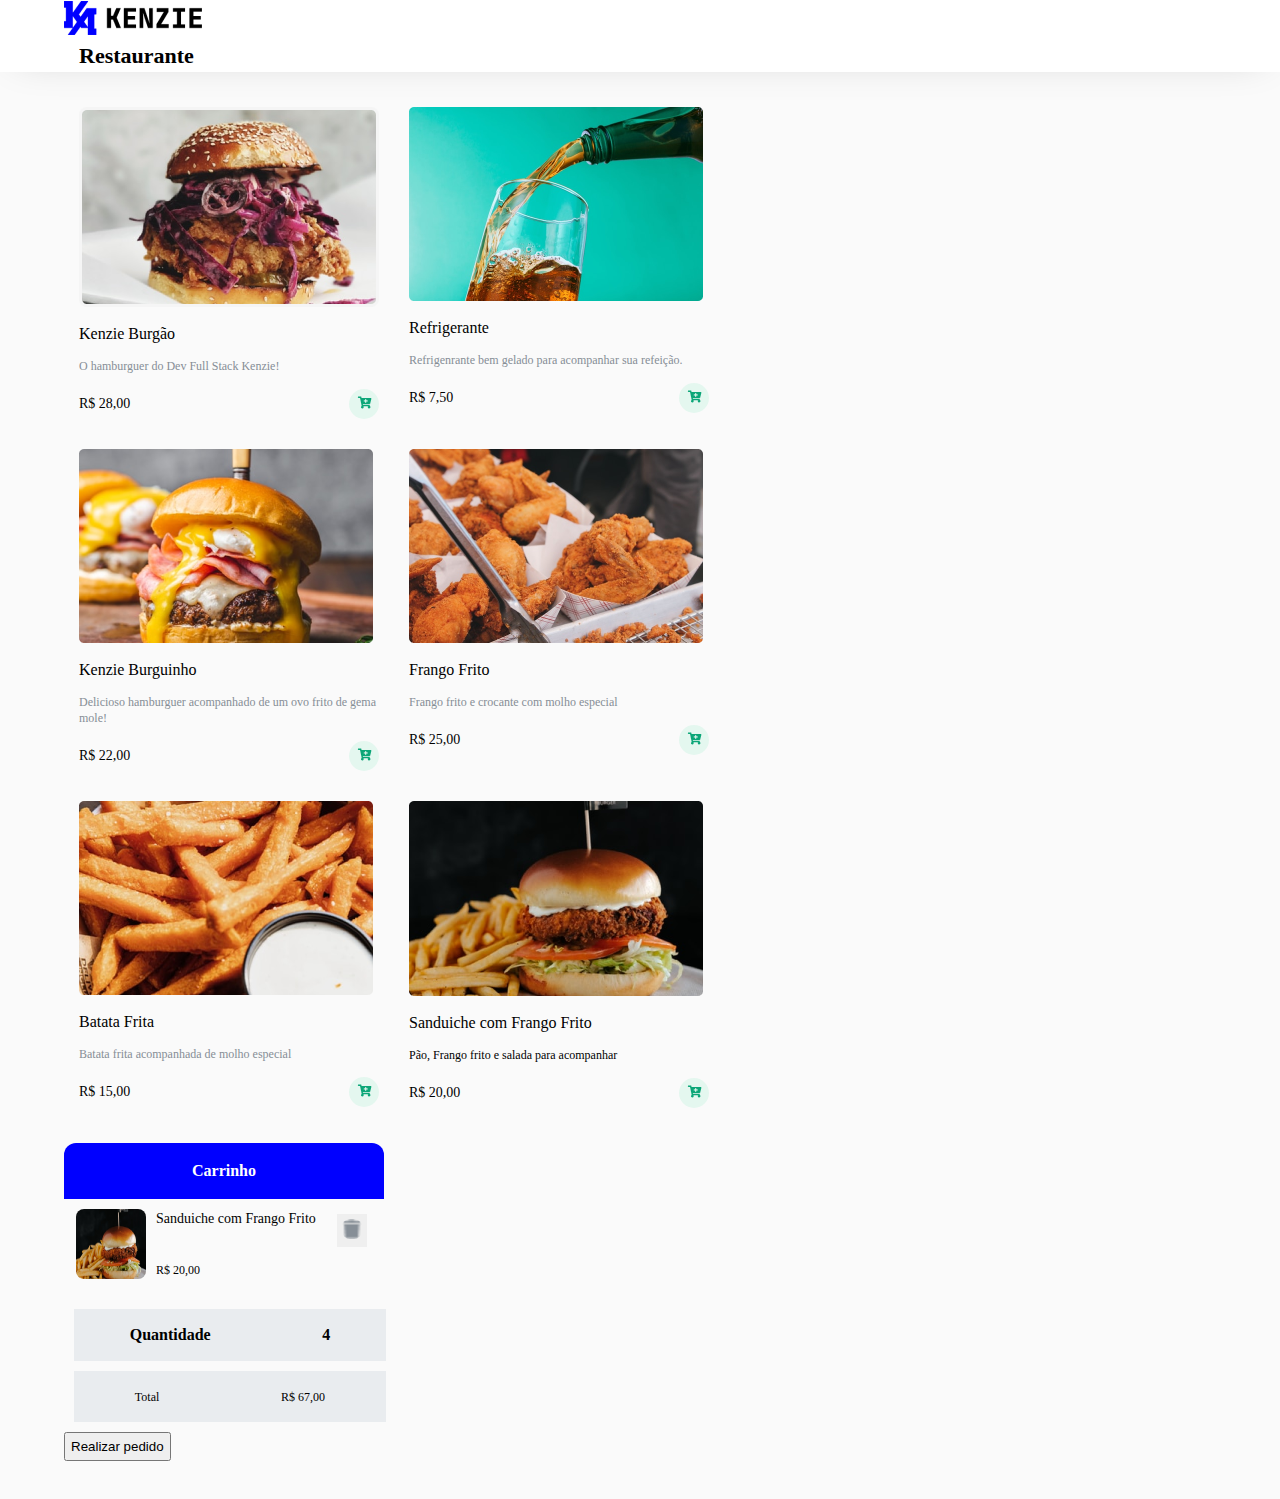
<file: Projeto_Maratona_Premiada/index.htm>
<!DOCTYPE html>
<html lang="en">
<head>
     <meta charset="UTF-8">
     <meta name="viewport" content="width=device-width, initial-scale=1.0">
     <link rel="stylesheet" href="./assets/css/reset.css">
     <link rel="stylesheet" href="./assets/css/fonts.css">
     <link rel="stylesheet" href="./assets/css/colors.css">
     <link rel="stylesheet" href="./assets/css/style.css">
     <title>Kenzie Restaurante</title>
</head>
<body>
     <!--Cabecalho-->
     <header>
          <div class="container">
               <img src="./assets/img/logo-kenzie.png" alt="logo Kenzie academy"/>
               <h1>Restaurante</h1>
          </div>
     </header>

     <!--  CONTEUDO PRINCIPAL  -->
     <main class="container">
          <!--  VITRINE DE PRODUTOS  -->
               <section class="products">
                    <ul class="products-list">
                            <!--  primeiro produto  -->
                              <li class="product">
                                   <img src="./assets/img/kenzie_burgao.png" alt="Kenzie burgao">
                                   <h3 class="title-1">Kenzie Burgão</h3>
                                   <p class="text-caption color-grey-3">
                                        O hamburguer do Dev Full Stack Kenzie!
                                   </p>
                                   <div class="footer-products">
                                        <span class="title-2">R$ 28,00 </span>
                                        <button id="01">
                                             <img src="./assets/img/cart-icon.png" alt="icone do carrinho">
                                        </button>
                                   </div>
                              </li>

                                 <!--  segundo produto  -->

                              <li class="product">
                                   <img src="./assets/img/refrigerante.png" alt="imagem refrigerante">
                                   <h3 class="title-1">Refrigerante</h3>
                                   <p class="text-caption color-grey-3">
                                        Refrigenrante bem gelado para acompanhar sua refeição.
                                   </p>

                                   <div class="footer-products">
                                        <span class="title-2">R$ 7,50</span>
                                        <button id="02">
                                             <img src="./assets/img/cart-icon.png" alt="icone do carrinho">
                                        </button>
                                   </div>
                              </li>

                               <!--  terceiro produto  -->
                              <li class="product">
                                   <img src="./assets/img/kenzie_burguinho.png" alt="Kenzie burguinho">
                                   <h3 class="title-1">Kenzie Burguinho</h3>
                                   <p class="text-caption color-grey-3">
                                        Delicioso hamburguer acompanhado de um ovo frito de gema mole!
                                   </p>

                                   <div class="footer-products">
                                        <span class="title-2">R$ 22,00</span>
                                        <button>
                                             <img src="./assets/img/cart-icon.png" alt="icone do carrinho">
                                        </button>
                                   </div>
                              </li>

                              <!--  quarto produto  -->
                              <li class="product">
                                   <img src="./assets/img/frango_frito.png" alt="Kenzie Burgão">
                                   <h3 class="title-1">Frango Frito</h3>
                                   <p class="text-caption color-grey-3">
                                        Frango frito e crocante com molho especial
                                   </p>

                                   <div class="footer-products">
                                        <span class="title-2">R$ 25,00</span>
                                        <button>
                                             <img src="./assets/img/cart-icon.png" alt="icone carrinho">
                                        </button>
                                   </div>
                              </li>

                             <!--  quinto produto  -->
                              <li class="product">
                                   <img src="./assets/img/batata_frita.png" alt="Kenzie burgao">
                                   <h3 class="title-1">Batata Frita</h3>
                                   <p class="text-caption color-grey-3">
                                        Batata frita acompanhada de molho especial
                                   </p>

                                   <div class="footer-products">
                                        <span class="title-2">R$ 15,00</span>
                                        <button>
                                             <img src="./assets/img/cart-icon.png" alt="icone do carrinho">
                                        </button>
                                   </div>
                              </li>

                              <!--  sexto produto  -->
                              <li class="product">
                                   <img src="./assets/img/sanduiche_frango_frito.png" alt="kenzie burgao">
                                   <h3 class="title-1">Sanduiche com Frango Frito</h3>
                                   <p class="text-caption">
                                        Pão, Frango frito e salada para acompanhar
                                   </p>

                                   <div class="footer-products">
                                        <span class="title-2">R$ 20,00</span>
                                        <button>
                                             <img src="./assets/img/cart-icon.png" alt="icone do carrinho">
                                        </button>
                                   </div>
                              </li>
                    </ul>
               </section>
         
               <!--  CARRINHO   -->
               <aside>
                    <!-- titulo do carrinho-->
                    <div class="flex header-carrinho">
                         <h4>Carrinho</h4>
                    </div>

                    <!--carrinho-->
                    <div class="carrinho">
                         <ul class="products-selected">
                              <li class="flex">
                                   <div class="product-image">
                                        <img src="./assets/img/sanduiche_frango_frito.png" alt="sanduiche frango frito">
                                   </div>

                                   <div>
                                        <div class="flex">
                                             <h3 class="title-2 mini-descricao">
                                                  Sanduiche com Frango Frito
                                             </h3>

                                             <button class="trash-btn">
                                                  <img src="./assets/img/trash.png" alt="icone lixeira">
                                             </button>
                                         </div>

                                         <div class="footer-cart">
                                             <p class="text-caption">R$ 20,00</p>
                                         </div>
                                   </div>
                              </li>
                         </ul>

                         <div class="totalizador">
                              <h4 class="title3">Quantidade</h4>
                              <h4 class="title3">4</h4>
                         </div>

                         <div class="totalizador">
                              <h4 class="title-3">Total</h4>
                              <h4 class="title-3">R$ 67,00</h4>
                         </div>

                         <button class="btn-finalizar-pedido">Realizar pedido</button>
                    </div>
               </aside>
     </main>
     <script src="./assets/script/database.js"></script>
     <script src="./assets/script/script.js"></script>
</body>
</html>
</file>
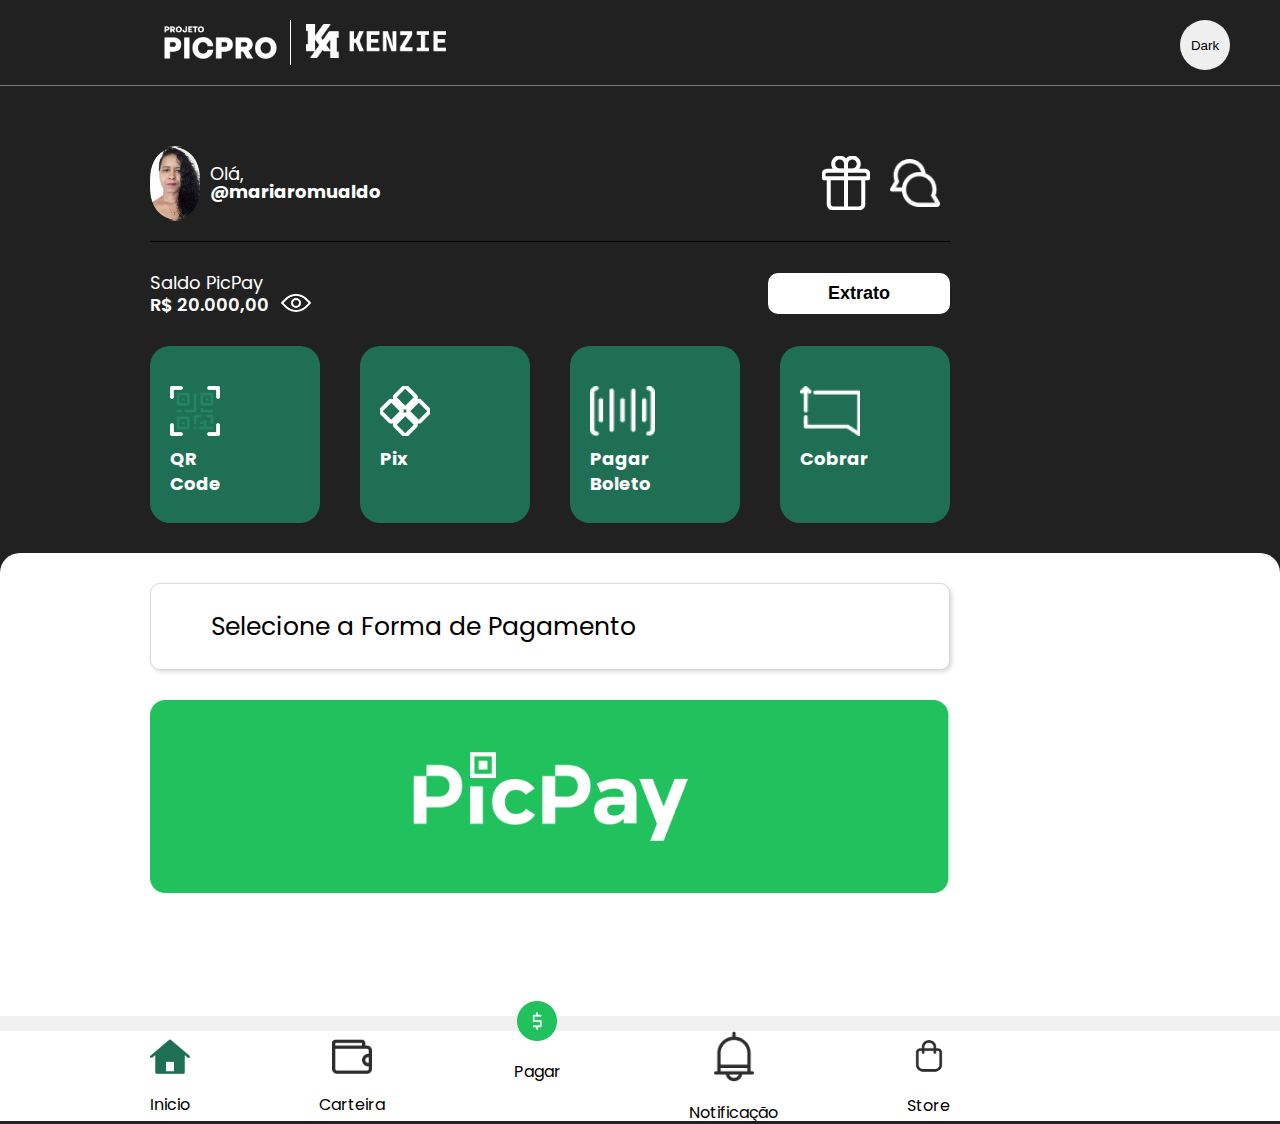
<file: Projeto_Pic_Pro/index.html>
<!DOCTYPE html>
<html lang="pt-br">
<head>
     <meta charset="UTF-8">
     <title>| PicPro</title>    
     <link rel="preconnect" href="https://fonts.googleapis.com" />
     <link rel="preconnect" href="https://fonts.gstatic.com" crossorigin />
     <link
     href="https://fonts.googleapis.com/css2?family=Poppins:wght@1,300&display=swap"
     rel="stylesheet"
   />



   <link rel="stylesheet"  type="text/css"  href="./assets/css/reset.css" />
   <link rel="stylesheet"  type="text/css" href="./assets/css/style.css" /> 
    </head>

     <body>

            <!--cabeçalho-->
         <header class="cabecalho">
          <div class="container">

               <figure class="cabecalho_logoPicpro">
                    <img src="./assets/img/logo-picpro.png" alt="Logo PicPro" />
               </figure>

               <figure class="cabecalho_logoKenzie">
                    <img src="./assets/img/logo-kenzie.png" alt="Logo Kenzie" />
               </figure>
          </div>
          <div>
               <button class="btn">Dark</button>
          </div>
     </header>

     <!--conteúdo principal da página-->
     <main>
          <section class="secaoDetalhesConta">
            <div class="container">
       
                    <div class="secaoDetalhesConta_sobreUsuario">
                                        <div class="secaoDetalhesConta__sobreUsuario--nome">
                                             <img src="./assets/img/usuario.png" alt="Icone do usuário" />
                                             <p>Olá, <strong>@mariaromualdo</strong></p>    
                                        </div>

                                        <div class="secaoDetalhesConta__sobreUsuario--icones">
                                             <img src="./assets/img/presente.png" alt="icone presente"> 
                                             <img src="./assets/img/chat.png" alt=" icone chat">
                                        </div>
                    </div>              


               <div class="secaoDetalhesConta_sobreSaldo">
                         <div>
                              <p>Saldo PicPay </p>
                                   <div class="secaoDetalhesConta__sobreSaldo--valor">
                                        <p>R$ 20.000,00</p>
                                        <img src="./assets/img/visualizar.png" alt="Icone Visualizar" />
                                   </div>
                         </div>
                         <button id="btnExtrato">Extrato</button>
               </div>


               <ul class="secaoDetalhesConta_opcoesTransacoes">

                    <li class="secaoDetalhesConta_itemTransacao secaoDetalhesConta__itemTransacao--qrCode" id="1">
                              <figure>
                                   <img src="./assets/img/qrcode.png" alt="Icone qrcode" />
                             </figure>
                         <p>QR Code</p>
                    </li>


                    <li class="secaoDetalhesConta_itemTransacao  secaoDetalhesConta__itemTransacao--pix"
                    id="2">
                              <figure>
                                        <img src="./assets/img/pix.png" alt="Icone Pix" />
                              </figure>
                         <p>Pix</p>
                    </li>


                      <li class="secaoDetalhesConta_itemTransacao secaoDetalhesConta__itemTransacao--boleto"
                      id="3">
                                   <figure>
                                        <img src="./assets/img/codigo.png" alt="Icone boleto" />
                                    </figure>

                                   <p>Pagar Boleto</p>
                     </li>


                    <li class="secaoDetalhesConta_itemTransacao  secaoDetalhesConta__itemTransacao--cobrar"
                    id="4" >
                              <figure>
                                         <img src="./assets/img/cobrar-icon.png" alt="Icone cobrar" />
                                </figure>
                         <p>Cobrar</p>
                    </li>
               </ul>
          </div>
          </section>


          <section  class="secaoTransacao">

               <!--Div geral-->
               <div class="container">

                    <!-- div selecione forma de pagamento-->
                    <div class="secaoTransacao_avisoSelecao mostrar">
                         <p>Selecione  a Forma de Pagamento</p>
                         <img src="./assets/img/banner.png" alt="Banner do pic pay">
                    </div>

                    <!-- div do qrcode-->
                    <div data-id="1" class="secaoTransacao_qrCode">
                         <img src="./assets/img/qrcode-imagem.png" alt="Imagem QR code">
                         <p>@mariaromualdo</p>
                         <button> Cobre um amigo</button>
                         <a href="">Compartilhar meu código</a>
                    </div>
                    

                    <!-- div do pix-->
                    <div data-id="2" class="secaoTransacao_pix">
                         <img src="./assets/img/pix-logo.png" alt="Logo pix">

                         <div class="secaoTransacao_boxOpcao">
                              <img src="./assets/img/pix1.png" alt="Icone opção pix 1">
                              <p>Envie por CPF/CNPJ, telefone, e-mail ou chave aleatória</p>
                         </div>
                         <div  class="secaoTransacao_boxOpcao">
                         <img src="./assets/img/pix2.png" alt="Icone opção pix 2">
                              <p>Insira um código Pix Copia e Cola para o pagamento</p>
                         </div>
                    </div>

                    <!-- div do boleto-->
                    <div data-id="3" class="secaoTransacao_boleto">
                         <img src="./assets/img/boleto.png" alt="imagem boleto">
                         <h2>Pagar com o código de barras</h2>
                         <p>Você pode parcelar em até 12x no cartão ou usar seu saldo em carteira para pagar à vista.</p>
                         <input type="text" placeholder="Insira o código de barras">
                    </div>

                    <!-- div de cobrar-->
                    <div  data-id="4" class="secaoTransacao_cobrar">
                         <img src="./assets/img/cobrar.png" alt="icone cobrar">
                         <h2>Cobrar</h2>
                         <p>Divida a conta com os amigos de forma fácil!</p>

                         <div  class="secaoTransacao_boxOpcao">
                              <img src="./assets/img/picpay-icon.png" alt="icone picpay">
                              <p>
                                   <strong>Amigos do PicPay</strong>Divida e acompanhe um gasto com pessoas por aqui.
                              </p>
                         </div>
                    </div>
               </div>
          </section>

          <!-- rodapé -->
          <footer class="rodape">
               <div class="container">
               <ul class="rodape_menuPrincipal">
                    <li class="rodape_menuItem">
                         <a href="#">
                         <img src="./assets/img/inicio.png" alt="icone inicio">
                         <p>Inicio</p>
                    </a>
                    </li>

                    <li class="rodape_menuItem">
                         <a href="#">
                         <img src="./assets/img/carteira-icon.png" alt="icone carteira">
                         <p>Carteira</p>
                    </a>
                    </li>

                    <li class="rodape_menuItem rodape_menuItem--pagar">
                         <a href="#">
                           <img src="./assets/img/pagar.png" alt="Ícone pagar" />
                           <p>Pagar</p>
                         </a>
                       </li>

                    <li class="rodape_menuItem">
                         <a href="#">
                         <img src="./assets/img/notificacao.png" alt="icone notificacao">
                         <p>Notificação</p>
                    </a>
                    </li>

                    <li class="rodape_menuItem">
                         <a href="#">
                         <img src="./assets/img/bolsa.png" alt="icone bolsa" >
                         <p>Store</p>
                    </a>
                    </li>
               </ul>
          </div>
          </footer>
     </main>
     </body>
</html>
</file>
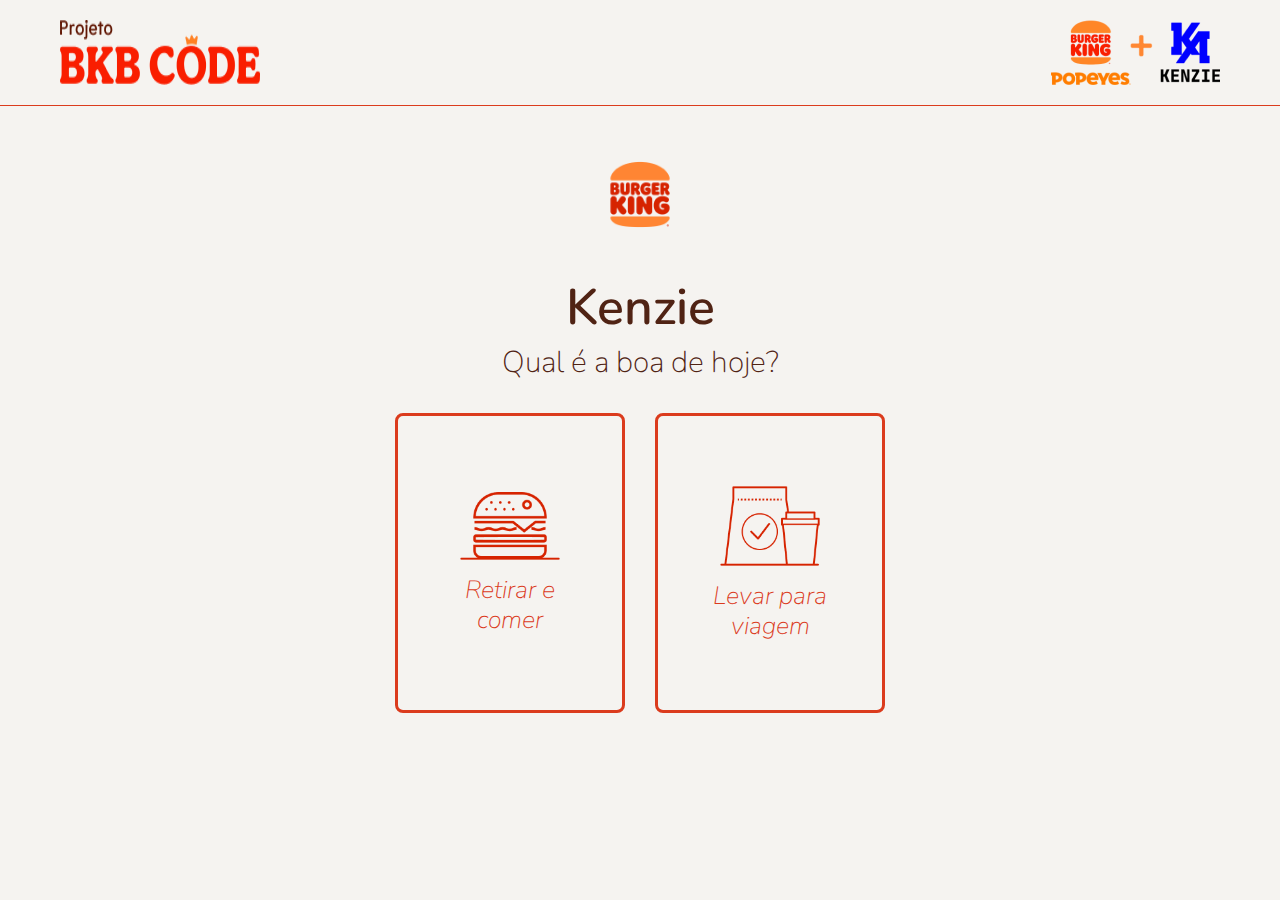
<file: Projeto_BK_Dev/bk_totem.html>
<!DOCTYPE html>
<html lang="pt-br">
<head>
     <meta charset="UTF-8">
     <meta http-equiv="X-UA-Compatible" content="IE=edge">
     <meta name="viewport" content="width=device-width, initial-scale=1.0">
     <link rel="preconnect" href="https://fonts.googleapis.com">
     <link rel="preconnect" href="https://fonts.gstatic.com" crossorigin>
     <link href="https://fonts.googleapis.com/css2?family=Nunito:ital,wght@0,200;0,300;0,400;0,500;0,600;0,700;1,200;1,300;1,400;1,500;1,600&display=swap" rel="stylesheet">
     <link rel="stylesheet" href="./src/css/reset.css">
     <link rel="stylesheet" href="./src/css/bk_totem.css">
     <title>Live - BKB + Kenzie</title>
</head>
<body>
    <header class="cabecalho">
         <div class="container">
              <img src="./src/assets/Projeto BKB Code 1.png" alt="Projeto BKB Code Logo">
              <img src="./src/assets/Logos 1.png" alt="Logo BKB + Kenzie">
         </div>
    </header>

     <main id="container_principal">
          <img src="./src/assets/bk_logo.png" alt="BK Logo hamburguer">

          <div id="container_titulo">
               <h1>Kenzie</h1>
               <p>Qual é a boa de hoje?</p>
          </div>

          <section id="section_opcoes">
               <div>
                    <img src="./src/assets/hamburguer.png" alt="imagem de um hamburguer">
                    <p>Retirar e comer</p>
               </div>

               <div>
                    <img src="./src/assets/sacola.png" alt="imagem de uma sacola com um copo para viagem">
                    <p>Levar para viagem</p>
               </div>
          </section>
     </main>
</body>
</html>
</file>
<file: Kenzie_Sorteio_Nomes/assets/css/style.css>
body,header,img,h1,h2,main,section,p,div,input,textarea,button,label,footer,hr{
     margin: 0;
     padding: 0;
     box-sizing: border-box;
     font-family: 'Roboto', sans-serif;
}

body{
     background-color: #eeeeee;
}

header{
     background-color: #04133d;
     display: flex;
     justify-content: center;
     align-items: center;
     padding: 30px;
}

header img{
     width: 150px;
 }

 header h1{
     color: #fff;
     margin-left: 5px;
     font-weight: bold;
 }

.app{
     display: flex;
     justify-content: center;
     align-items: center;
     height: 500px;
}

section{
     background-color: #fff;
     box-shadow: 5px 5px 5px 5px #808080;
     padding: 30px;
     width: 600px;
     color: #808080;
     text-align: center;
     overflow: hidden;
     position: relative;
     
}

section h2{
     font-weight: 400;
}

section p{
     margin: 10px 0;
}

.text-left {
     text-align: left;
}

section label{
     display: none;
}

section textarea{
     display: block;
     padding: 10px;
     width: 100%;
     height: 150px;
     max-width: 100%;
     min-width: 100%;
     max-height: 150px;
     min-height: 150px;
}

section button{
     background-color: #1480fa;
     color: #fff;
     border: none;
     text-transform: uppercase;
     padding: 10px;
     font-weight: bold;
     cursor: pointer;
     margin-top: 10px;
     border-radius: 5px;
}

footer{
     height: 400px;
     background-image: url("../img/fundo-rodape.png") ;
     background-size: cover;
     background-attachment: fixed;
}

.resultado{
     position: absolute;
     top: 0;
     left: -100%;
     width: 100%;
     height: 100%;
     background-color: rgb(4 20 62 / 89%);
     transition: 0.5s;
}

.resultado.mostrarResultado{
     left: 0;
     transition: 0.5s;
}

.resultado spam{
     float: right;
     margin: 20px;
     color: #fff;
     font-size: 20px;
     width: 40px;
     height: 40px;
     border: solid #fff 2px;
     border-radius: 100%;
     display: flex;
     align-items: center;
     justify-content: center;
     cursor: pointer;
}

.resultado p{
     text-align: center;
     color: #fff;
     font-size: 30px;
     font-weight: bold;
     text-transform: uppercase;
     display: flex;
     justify-content: center;
     align-items: center;
     height: 100%;
}
</file>
<file: Maratona_Invertida_Kenzie/assets/css/styles.css>
body
{
     background-color: #0d0d0d;
     padding-bottom: 50px;
}

h1
{
     color: blue;
}

.header_logo
{
     width: 100%;
     height: auto;
     background-color: #0d0d0d;
    
     display: flex;
     align-items: center;
     justify-content: center;
}

.header_logo img 
{
     height: 10vh;
}

.header_infos
{
     
     background-image: url("../img/banner.png");
     background-size: cover;
     width: 100%;
     height: 50vh;
     display: flex;
     flex-direction: column;
     justify-content: center;
     gap: 60px;
}

.header_infos h1
{
     
     color: #ffffff;
     font-family: "Poppins", sans-serif;
     font-size: 48px;
     font-weight: bold;
     margin-left: 150px;
}

.header_infos p
{
   
     color: #ffffff;
     font-family: "Poppins", sans-serif;
     font-size: 28px;
     max-width: 68%;
     margin-left: 150px;
}

main{
    
     padding-left: 150px;
     display: flex;
     flex-direction: row;
}

.main_nav
{
    
     display: flex;
     height: 20vh;
     flex-direction: column;
     justify-content: center;
     gap: 20px;
     
}

.main_nav h3
{
    
     font-size: 30px;
     font-family: "Poppins", sans-serif;
     color: #ffff;
}

.main_nav ul
{   
     display: flex;
     flex-direction: row;
     gap: 20px;
}

.main_nav ul li
{
    
     color: #ffffff;
     font-size: 24px;
     display: flex;
     align-items: center;
     justify-content: center;
     font-family: "Poppins", sans-serif;
     height: 60px;
     width: 230px;
     border: 2px solid #ffffff;
     border-radius: 50px;
     
}

.main_nav ul li:hover 
{
    
     background-color: #ffffff;
     color: #0d0d0d;
     transition: 0.2s;
     cursor: pointer;
}

.main_nav ul li:active 
{
     background-color: #e5e5e5;
}

.main_vitrine 
{
    
     width: 100%;
     height: auto;
     font-family: "Poppins", sans-serif;
     display: flex;
     flex-direction: column;
     gap: 50px;
}

.main_card
{
     width: 90%;
     height: auto;
     height: 350px;
     background-image: url("../img/imagemCard.png");
     background-size: cover;
}

.main_card_top
{
    
     width: 100%;
     height: 50%;
     display: flex;
     flex-direction: column;
     justify-content: center;
     gap: 20px;
     color: #ffffff;
     margin-left: 30px;
}

.main_card_top h2
{
   
     font-size: 40px;
}

.main_card_top span
{
     
     font-size: 28px;
}

.main_card_bottom
{
     
     width: 100%;
     height: 50%;
     display: flex;
     flex-direction: row;
     align-items: flex-end;
     color: #ffffff;
     margin-left: 30px;

}

.main_card_bottom p 
{
  
     font-size: 28px;
     max-width: 70%;
     margin-bottom: 50px;
}

.main_card_bottom button
{
     
     font-size: 28px;
     margin-bottom: 50px;
     border: none;
     background-color: transparent;
     color: #ffffff;
}

.main_card_bottom button:hover 
{
     text-decoration: underline;
     cursor: pointer;
}

.main_left
{
     width: 70%;
}

.main_playlist h3
     {
         
          font-size: 30px;
          font-family: "Poppins", sans-serif;
          color: #ffffff;
          margin-bottom: 30px;
          margin-top: 60px;
     }

     .playlist_li
     {
        
          display: flex;
          flex-direction: row;
          height: 110px;
          align-items: center;
     }

     .playlist_li img
     {
         
          height: 95%;
          width: auto;
          margin-right: 10px;
     }

     .playlist_li_center
     {
         
          width: 50%;
     }

     .playlist_li_center div h4
     { 
          font-size: 24px;
          font-family: "Poppins" sans-serif;
          color: #ffff;
          font-weight: bold;
          
     }

     .playlist_li_center div span
     {
          font-size: 18px;
          font-family: "Poppins" sans-serif;
          color: #ffffff;
     }

     .playlist_li_playButton
     {
          display: flex;
          height: 50%;
          flex-direction: row;
          align-items: center;
          margin-top: 10px;
     }

     .playlist_li_playButton img
     {
          height: 30px;
          margin-right: 10px;
     }

     .playlist_li_end
     {
          width: 25%;
          height: 100%;
          display: flex;
         
     }

     .playlist_li_end button
     {
          height: 30px;
          width: 30px;
          margin-top: 10px;
          background-color: transparent;
          background-image: url("../img/trash-icon.png");
          background-size: contain;
          background-repeat: no-repeat;
          border: none;
  }

  .playlist_li_end button:hover 
  {
     cursor: pointer;
  }
</file>
<file: Projeto_Assespro/assets/css/style.css>
body, span,  section,  p,  img, a,  div,  h1, h2, h3, h4, h5, h6,  ul,  li,  nav, img {
     margin: 0;
     padding: 0;
     border: 0;
     box-sizing: border-box;
     list-style: none;
     font-family: 'poppins', sans-serif;
     text-decoration: none;
}

body {
     background-color: #efefef;
}

nav {
     display: flex;
     align-items: center;
     justify-content: space-between;
     padding: 5px 5%;
     background-color: #1876f2;
     height: 48px;
 }
 
 .logo {
     width: 170px;
     height: 34px;
     margin-right: 40px;
 }
 
 .nav_left {
     display: flex;
     align-items: center;
 }
 
 .nav_left ul li {
     display: inline-block;
 }
 
 .nav_left ul li img {
     width: 28px;
     height: 28px;
     margin: 0 15px;
 }
 
 .nav_right {
     display: flex;
     align-items: center;
 }
 
 .nav_user_icon {
     margin-left: 30px;
     cursor: pointer;
 }
 
 .nav_user_icon img {
     width: 40px;
     height: 40px;
     border-radius: 50%;
     margin-top: 10px;
     
 }
 
 .search_box {
     background-color: #efefef;
     width: 350px;
     border-radius: 20px;
     display: flex;
     align-items: center;
     padding: 0 17px;
 }
 
 .search_box img {
     width: 18px;
     height: 18px;
 }
 
 .search_box input {
     width: 100%;
     background: transparent;
     border: none;
     outline: none;
     padding: 10px
 }

.container{
     display: flex;
     justify-content: center;
     align-items: center;
}

.user_profile{
     display: flex;
     align-items: center;
     padding: 18px;
}

.user_profile img{
     width: 45px;
     height: 45px;
     border-radius: 10px;
     margin-right: 10px;
}

.user_profile p{
     font-weight: 500;
     color: #626262;
}

.post_container{
     width: 80%;
     background-color: #ffffff;
     border-radius: 7px;
     color: #626262;
     margin: 20px auto;
}

.post_input_container{
     padding-left: 55px;
     padding-top: 20px;
}

.post_input_container textarea {
     width: 90%;
     height: 70px;
     border: none;
     outline: none;
     resize: none;
     background-color: transparent;
     box-shadow: 0px 1px 0px #e5e5e5;
     border-radius: 10px;
}

.add_post_icons{
     display: flex;
     margin-top: 10px;
}

.add_post_icons a {
     padding: 10px;
     display: flex;
     align-items: center;
     margin-right: 30px;
     color: #626262;
     font-size: 12px;
     box-shadow: 0 2px 2px #e5e5e5;
     border-radius: 10px;
     margin-top: 15px;
}

.add_post_icons img{
     width: 20px;
     height: 20px;
     margin-right: 10px;
}

.post_row span{
     font-size: 12px;
     color: #aaa;
}

.post_description{
     color: #626262;
     margin: 15px 26px;
     font-size: 15px;
}

.post_description a {
     color: #1876f2;
}

.post_img {
     width: 95%;
     border-radius: 5px;
     margin-bottom: 5px;
     padding-left: 25px;
}

.numbers {
     display: flex;
     align-items: center;
     justify-content: space-around;
     padding:  20px 0;
}

.atividade_icons{
     display: flex;
     align-items: center;
     justify-content: space-evenly;
     border-top: 1px solid #e5e5e5;
     width: 90%;
     margin-left: 35px;
}

.atividade_icons div {
     display: flex;
     align-items: center;
     margin-right: 10px;

}

.atividade_icons div img{
     width: 18px;
     cursor: pointer;
     padding:20px 0;
}

.load_more_btn{
     display: block;
     margin: auto;
     cursor: pointer;
     padding: 6px 15px;
     border: none;
     border-radius: 5px;
     background-color: #ffffff;
     box-shadow: 0 2px 2px #e5e5e5;
}

.footer{
     text-align: center;
     color: #626262;
     padding: 10px 0 20px;
     font-size: 12px;
}
</file>
<file: Projeto_BeDev_Bemol/styles/style.css>
.flexRow{
     display: flex;
     justify-content: center;
     align-items: center;
}

.flexRowSpaceAround{
     display: flex;
     justify-content: space-around;
     align-items: center;
}

.flexColumm{
    display: flex;
    flex-direction: column;
    flex-wrap: wrap;
    justify-content: center;
    align-items: center;
}

body{
     height: 100vh;
    font-family: "Montserrat", sans-serif;   
}

.container {
     width: 90vw;
     margin: auto;
}

/*Header*/
header {
     background-color: #4864C0;
    height: 180px;  
}

.logoBemol{
     max-width: 400px;
     max-height: 150px;
     width: auto;
     height: auto;
     margin:  30px  0px 30px 130px;
}

h1{
      color: #1d2f8a;
      font-size: 61px;
      font-weight: 700;
      list-style: 67px;
      width: 468px;
      height: 201px;
      margin-bottom: 20px;
}

/* MAIN- PRIMEIRA SECAO */
.firstSection{
   height: 660px;
}

.firstSection p{
    height: 60px;
    font-weight: 400;
    font-size: 16px;
    color: #1d2f8a;
    width: 396px;
    text-align: center;
    margin-bottom: 15px;
}


.linkAbrirConta{
     display: inline-block;
     width: 336px;
     border-radius: 10px;
     padding: 16px 24px 16px 24px;
     background-color: #ffc04a;
     color: #1d2f8a;
     font-weight: 700;
     font-size: 20px;
     line-height: 130%;
     border: none;
     margin-top: 10px;
     cursor: pointer;
     text-decoration: none;
     text-align: center;
}

.linkAbrirConta:hover{
     background-color: #4864c0;
     color: #ffc04a;
}
 .mainPhoneImage{
    max-width: 264px;
 }

/* SEGUNDA SECAO */
 .secondSection{    
     max-width: 1200px;
     max-height: 699px;
     margin: auto;
 }

.secondSection h6 {
     width: 415px;
     color: #1d2f8a;
     margin-left: 15px;
}

.reginaImg{
   height: 570px;
   width: 570px;
}

.cardVantagens{
     flex-wrap: wrap;
     max-width: 450px;
     max-height: 655px;
     justify-content: space-between;
}

.miniCard{
      width: 220px;
     margin: 5px auto;
}

.miniCard span{
     display: block;
     font-size: 16px;
     font-weight: 700;
     line-height: 21px;
     letter-spacing: 0em;
     text-align: left;
     max-width: 218px;
     height: 52px;
     color: #1d2f8a;
}

/* TERCEIRA SECAO */
.thirdSection{
     background-color: #4864c0;
     height: 461px;
     width: 1120px;
     border-radius: 70px;
     margin: auto;
     margin-bottom: 60px;
}

.thirdSectionTitle{
     margin: 0 auto;
     height: 407px;
     width: 353px;
}

.thirdSectionDescription{
     display: flex;
     flex-direction: column;
     align-items: center;
     justify-content: center;
}

.thirdSectionDescription p{
    
     color: #ffffff;
     font-size: 16px;
     font-weight: 700;
     line-height: 22px;
     text-align: left;
     margin-bottom: 60px;
}

/*QUARTA SECAO*/
.fourthSection{
     height: 600px;
     width: 1120px;
     margin: 20px auto;
}

/*QUINTA SECAO - CALCULADORA*/
.fifthSection{
     max-width: 1200px;
     margin: 50px auto;
     padding: 0 20px;
     display: flex;
     align-items: flex-end;
     justify-content: space-between;
}

#calculatorContainer{
        height: 468px;
}

#calculatorContainer h3{
          height: 134px;
          width: 647px;
          font-size: 61px;
          font-weight: 700;
          line-height: 67px;
          text-align: left;
          color: #1d2f8a;
          margin-bottom: 40px;
     }

#inputValue{
          display: flex;
          flex-direction: column;
          justify-content: center;
          align-items: flex-start;
          margin-bottom: 20px;
     }

     #inputValue input{
          height: 50px;
          width: 416px;
          border: none;
          border-bottom: 2px solid #1d2f8a;
          margin-bottom: 15px;
          outline: none;
          font-size: 25px;
          color: #1d2f8a;
     }

     #inputValue span{
          font-size: 13px;
          font-weight: 400;
          line-height: 17px;
          text-align: left;
          color: #0a102e;
          height: 17px;
          width: 350px;
          margin-bottom: 15px;
     }

     #timeInput {
          display: flex;
          flex-direction: column;
          align-items: flex-start;
          gap: 5px;
     }

     #timeInput span{
          font-size: 25px;
          color: #1d2f8a;
     }

     #timeInput input{
           width: 416px;
     }

.simulatorButton{
     border-radius: 10px;
     padding: 2px 5px;
     border: 2px solid #ffc04a;
     font-weight: 700;
     font-size: 16px;
     margin-top: 10px;
     cursor: pointer;
}

.simulatorButton:hover{
     border-color: #1d2f8a;
     opacity: 60%;
}

#simulatorTimeBox{
    display: flex;
     align-items: center;
     justify-content: flex-end;
}

.containerSimulatorBox{
     height: 307px;
     width: 434px;
     background-color: #4864C0;
     display: flex;
     align-items: center;
     flex-direction: column;
     justify-content: space-evenly;
     padding: 30px;
     border-radius: 4px;
}

#simulatorDay,
#simulatorMonth{
    width: 100%;
}

.estilizacaoSpan{
     font-size: 13px;
     font-weight: 400;
     line-height: 17px;
     text-align: left;
     color: #ffffff;
}

.points {
     display: flex;
     flex-direction: column;
     align-items: flex-start;
}

.pointsDivONe {
      border-bottom: 2px solid #fff;
     padding-bottom: 15px;
}

.starsDiv{
     display: flex;
     justify-content: space-between;
     align-items: center;
     width: 350px;
}

.starsDiv span{
  
     height: 65px;
     width: 33px;
     font-size: 48px;
     font-weight: 700;
     line-height: 65px;
     text-align: left;
     color: #ffffff;

}

/*SEXTA SECAO */
.sixthSection{
     height: 188px;
     width: 1140px;
     margin: 0 auto;
     margin: 30px;
}

.sixthSection h3{
    
     font-size: 30px;
     font-weight: 700;
     line-height: 51px;
     text-align: left;
     color: #1d2f8a;
     width: 500px;
}

.containerButtons{
   
     height: 188px;
     width: 513px;
     padding: 10px;
}

.linkFaq{
   
     width: 336px;
     border-radius: 10px;
     padding: 10px 24px 16px 24px;
     border: 3px solid #ffc04a;
     font-weight: 700;
     font-size: 20px;
     margin-top: 30px;
     cursor: pointer;
     text-decoration: none;
}

.linkFaq:hover{
     background-color: #ffc04a;
     border-color: #1d2f8a;
}

footer{
   
     background-color: #4864c0;
     border-radius: 45px 45px 0 0;
     height: 180px;
     display: flex;
     align-items: center;
     justify-content: space-evenly;
}

.imgRedes {
     height: 96px;
     width: 289px;
}

.imgLogos{
     height: 102px;
     width: 590px;
}
</file>
<file: Projeto_BK_Dev/src/css/style.css>
body{
     background-color: #F5F3F0;
     font-family: 'Nunito', sans-serif;
}

.container
{
     max-width: 1330px;
     margin: 0 auto;
     padding: 30px;
}

/*Aplicação do estilo no cabeçalho*/
.cabecalho .container
{
     display: flex;
     justify-content: space-between;
}

/*Aplicação do estilo na imagem do banner*/
.banner img
{
     width: 100%;
}

/*Aplicação do estilo na seção de produtos*/

.secaoProdutos
{
     padding-top: 74px;
}


.secaoProdutos .produtosLista
{
     display: flex;
     flex-wrap: wrap;
     justify-content: space-between;
}

.secaoProdutos  .cardProduto
{
     background-color: #fff;
     width: 233px;
     text-align: center;
     padding: 22px 28px;
     border: 2px solid #F5EBCD;
     border-radius: 15px;
     margin-bottom: 15px;
}

.secaoProdutos .cardProduto img{}
.secaoProdutos .cardProduto h3
{
     color: #502314;
     font-size: 20px;
     font-weight: 700;
     margin: 28px auto;
     min-height: 40px;
     max-width: 160px;
}

.secaoProdutos .cardProduto p
{
     color: #000;
     font-size: 18px;
     font-weight: 700;
     margin-bottom: 28px;
}

.secaoProdutos .cardProduto button
{
     background: #F5F3F0;
     border: none;
     border-radius: 8px;
     width: 177px;
     height: 41px;
     color: #2d2d2d;
     font-weight: 500;
     font-size: 18px;
     cursor: pointer;
     font-family: 'Nunito', sans-serif;
}


/*Rodapé*/

.carrinho .infoResumo
{
     background: #502314;
     border-radius: 32px 32px 0px 0px;
     padding:  23px 0 ;

}

.carrinho .container
{
     display: flex;
     justify-content: space-between;
}

.carrinho
{
     background-color: #fff;
}

.carrinho .infoUsuario h3
{
     font-weight: 500;
     font-size: 32px;
     color: #F7F5F0;
     margin-bottom: 18px;
}

.carrinho .infoUsuario p
{
     font-style: italic;
     font-weight: 200;
     font-size: 22px;
     line-height: 30px;
     color: #F7F5F0;
}

.carrinho .infoResumo .infoPreco
{
     font-weight: 400;
     font-size: 32px;
     line-height: 44px;
     color: #F7F5F0;
}

.carrinho .resumoPedido
{
     width: 80%;
}

.carrinho .resumoPedido .listaProdutos{}
.carrinho .resumoPedido .cardProduto
{
     background: #F7F5F0;
     border-radius: 15px;
     display: flex;
     justify-content: space-between;
     align-items: center;
     padding: 0 30px;
}

.carrinho .resumoPedido .cardProduto .infoNome
{
     display: flex;
     justify-content: space-between;
     align-items: center;
}

.carrinho .resumoPedido .infoNome img
{
     width: 150px;
}

.carrinho .resumoPedido .cardProduto .infoNome p
{
     font-weight: 700;
     font-size: 22px;
     color: #502314;
     margin-left: 30px;
}

.carrinho .resumoPedido .cardProduto .infoPreco
{
     display: flex;
     justify-content: space-between;
     align-items: center;
}

.carrinho .resumoPedido .cardProduto .infoPreco p
{
     font-style: italic;
     font-weight: 200;
     font-size: 24px;
     color: #2D2D2D;
}

.carrinho .resumoPedido .cardProduto .infoPreco img
{
     width: 14px;
}

.carrinho .resumoPedido .cardProduto .infoPreco button
{
     background: #E6E6E6;
     border-radius: 4px;
     border: none;
     display: flex;
     justify-content: center;
     align-items: center;
     width: 60px;
     height: 51px;
     margin-left: 43px;
     cursor: pointer;

}

.btnFinalizarPedido
{
     width: 20%;
}

.btnFinalizarPedido button
{
     width: 219px;
     height: 51px;
     background: #DB3B1D;
     border: 4px solid #DB3B1D;
     border-radius: 10px;
   text-align: center;
   font-weight: 400;
   font-size: 22px;
   color: #FFFFFF;
   cursor: pointer;
   margin-bottom: 18px;
}

.btnFinalizarPedido button ~ button
{
     background: #fff;
     border: 4px solid #DB3B1D;
     color: #DB3B1D;
}
</file>
<file: Projeto_Kenzie_Flix/assets/css/style.css>
/*Cascading Style Sheets(Folha de Estilos em Cascata, em português)
 - ESTRUTURA DO CSS
--seletor - selecionar um elemento
--propriedade - cor de fundo
--valor - azul
--declaração de uma regra */

/* ESTILOS GERAIS*/
body,figure,img,div,header,nav,main,ul,li,a,p,section,article,h1,h2,footer{
     padding: 0;
     margin: 0;
     box-sizing: border-box;
     list-style: none;
     text-decoration: none;
     outline: none;
     font-family: 'Roboto', sans-serif;
 }

 
 figcaption{
      display: none;
 }

 img{
      max-width: 1200px;
 }

 body{
     /* background-color: #141414;*/
      background: linear-gradient( #000, #000, #000);
      
 }

 *{
     scrollbar-width: thin;
     scrollbar-color: #fff #141414;
     
 }
 *::-webkit-scrollbar {
     width: 9px;
 }
 
 *::-webkit-scrollbar-track {
     background: #141414;
 }
 
 *::-webkit-scrollbar-thumb {
     background-color: #fff;
     border-radius: 20px;
     border: 2px solid #141414;
 }
.container{
    max-width: 1200px;
    margin: 0 auto;
}
 /*ESTILO DO CABEÇALHO*/
 .cabecalho{
     background-color: #141414;
     padding: 16px 0;
 }

  /*ESTILO DO LOGO*/
  .cabecalho .cabecalho__logo{
       text-align: center;
  }
  .cabecalho .cabecalho__logo img{}

   /*ESTILO DO MENU*/
   .cabecalho .cabecalho__menu, .cabecalho .cabecalho__menuConfiguracao{
        display: none ;
   }

   .cabecalho .cabecalho__menu{}
   .cabecalho .cabecalho__menu ul{}
   .cabecalho .cabecalho__menu li{}
   .cabecalho .cabecalho__menu a{}

    /*ESTILO AREA DE CONFIGURAÇÃO*/
.cabecalho .cabecalho__menuConfiguracao{}
.cabecalho .cabecalho__menuConfiguracao ul{}
.cabecalho .cabecalho__menuConfiguracao li {}
.cabecalho .cabecalho__menuConfiguracao a{}

 /*ESTILO CONTEÚDO PRINCIPAL*/
main{}

/*ESTILO  SEÇÃO DESTAQUE*/
.secaoDestaque{
 
   /*  background-image: url("../img/capa.jpg");*/
   background: linear-gradient(90deg, #000, #000D 25%, #0000), url("../img/capa.jpg");
     background-size: cover;
     background-repeat: no-repeat;
     background-position: center;
     padding: 30px 20px 22px;
}
.secaoDestaque .secaoDestaque__imagemDestaque{
     display: none;
}
.secaoDestaque .secaoDestaque__imagemDestaque img{
     width: 100%;

}

.secaoDestaque .secaoDestaque__descricaoDestaque {
     color: white;
}
.secaoDestaque .secaoDestaque__descricaoDestaque h1{}
.secaoDestaque .secaoDestaque__descricaoDestaque h1 img{
     width: 100%;
     max-width: 180px;
}
.secaoDestaque .secaoDestaque_descricaoDestaque p{
     margin: 10px 0;
     max-width: 0.8rem;
}

.secaoDestaque .secaoDestaque__navegacaoDestaque{}

.secaoDestaque .secaoDestaque__navegacaoDestaque a{
     font-size: 0.8rem;
     background-color: white;
     color: black;
     padding: 6px 15px;
     border-radius: 3px;
     display: inline-block;
     font-weight: 500;
}

.secaoDestaque .secaoDestaque__navegacaoDestaque a.secaoDestaque__navegacaoDestaque--transparente{
     color: #fff;
     background-color: rgb(255 255 255 / 30%);
 }
 .secaoDestaque .secaoDestaque__navegacaoDestaque a img{
     display: none;
 }

/*ESTILO SEÇÃO FILMES*/
.secaoFilmes{
    color: #E5E5E5;
    padding: 0 20px;
    overflow-x: hidden; 
    margin-top: 20px;
}
.secaoFilmes h2{
     font-size: 1.1rem;
}
.secaoFilmes .secaoFilmes__listaFilmes{
    
    display: flex;
    flex-wrap: nowrap;
    overflow-x: scroll;
    margin-top: 10px;

}
.secaoFilmes .secaoFilmes__listaFilmes ul{}
.secaoFilmes .secaoFilmes__listaFilmes li{
     margin-right: 18px;
}
.secaoFilmes .secaoFilmes__listaFilmes li figure{}
.secaoFilmes .secaoFilmes__listaFilmes li img{}

/*ESTILO RODAPE*/
.rodape{
     padding: 0 20px;
     margin-top: 1px;
     color: #808080;
}
.rodape .rodape__midiasSociais{}
.rodape .rodape__midiasSociais ul{
     display: flex;
}
.rodape .rodape__midiasSociais ul li{
     margin-right: 8px;
}
.rodape .rodape__midiasSociais ul a{}
.rodape .rodape__midiasSociais ul img{}

.rodape .rodape__menuNavegacao{
     margin: 16px 0;
}
.rodape .rodape__menuNavegacao ul{
     margin-bottom: 10px;
}
.rodape .rodape__menuNavegacao ul li{}
.rodape .rodape__menuNavegacao ul li  a{
     color: #808080;
}
.rodape .rodape__midiasSociais ul img{}

.rodape .rodape__linkCodigo{
     color: #808080;
    border: 1px solid #808080;
    padding: 9px 15px;
    display: inline-block;
    margin-bottom: 20px;
}
.rodape p{}


@media screen and (min-width: 620px) {
     .secaoDestaque {
         padding: 100px 20px 42px;
     }
     .secaoDestaque .secaoDestaque__descricaoDestaque h1 img {
         max-width: 320px;
     }
     .secaoDestaque .secaoDestaque__descricaoDestaque {
         max-width: 380px;
     }
     .rodape .rodape__menuNavegacao {
         display: flex;
         justify-content: space-between;
     }
     .rodape .rodape__menuNavegacao ul li{
         margin-bottom: 20px;
     }
 }
 

@media screen and (min-width: 991px) {
     .cabecalho .cabecalho__menuConfiguracao ul{
         display: flex;
         flex-direction: row;
         justify-content: space-between;
         align-items: center;
     }
     .cabecalho .cabecalho__menuConfiguracao li {
         margin: 0 10px;
     }
     .secaoDestaque {
         padding: 150px 30px 60px;
         height: 780px;
     }
     .secaoDestaque .secaoDestaque__descricaoDestaque {
         max-width: 420px;
     }
     .secaoDestaque .secaoDestaque__descricaoDestaque h1 img {
         max-width: 410px;
     }
     .secaoDestaque .secaoDestaque__descricaoDestaque p {
         margin: 14px 0 22px;
         font-size: 1.3rem;
     }
     .secaoDestaque .secaoDestaque__navegacaoDestaque a {
         font-size: 1rem;
         padding: 10px 28px;
         height: 52px;
         line-height: 35px;
     }
     .secaoDestaque .secaoDestaque__navegacaoDestaque a img{
         vertical-align: middle;
         margin-right: 16px;
         display: inline-block;
     }
     .secaoFilmes h2 {
         font-size: 1.7rem;
     }
     .secaoFilmes {
         padding: 0 30px;
         transform: translateY(-213px);
         margin-bottom: 40px;
     }
     .rodape {
         padding: 0 30px 30px;
     }
     .cabecalho .cabecalho__menu, .cabecalho .cabecalho__menuConfiguracao {
         display: block;
     }
     .cabecalho {
         background-color: #141414 ;
         padding: 20px 0;
     }
     .cabecalho .container{
         display: flex;
     }
     .cabecalho .cabecalho__logo {
         text-align: center;
         margin-right: 20px;
     }
     .cabecalho .cabecalho__menu, .cabecalho .cabecalho__menuConfiguracao {
         display: block;
     }
     .cabecalho .cabecalho__menu{
         flex-grow: 2;
     }
     .cabecalho .cabecalho__menu li {
         display: inline-block;
         margin-right: 15px;
     }
     .cabecalho .cabecalho__menu a {
         color: white;
         font-size: 0.9rem;
     }
    
     .cabecalho .cabecalho__menuConfiguracao li {
         display: inline-block;
     }
     .cabecalho .cabecalho__menuConfiguracao a {
         color: white;
     }
 }
</file>
<file: Projeto_Maratona_Premiada/assets/css/fonts.css>
.title-1
{
     font-size: 16px;
     font-weight: 500;
     line-height: 26px;
}
.title-2
{
     font-size: 14px;
     font-weight: 500;
     line-height: 20px;
}
.title-3
{
     font-size: 12px;
     font-weight: 500;
     line-height: 14px;
}

.text-body
{
     font-size: 14px;
     font-weight: 400;
     line-height: 24px;
}

.text-caption
{
     font-size: 12px;
     font-weight: 400;
     line-height: 16px;
}

.text-detail
{
     font-size: 12px;
     font-weight: 400;
     line-height: 16px;
}
</file>
<file: Projeto_Maratona_Premiada/assets/css/colors.css>
.color-grey-1
{
     color: #f8f9fa;
}

.color-grey-2
{
     color: #e9ecef;
}

.color-grey-3
{
     color: #868e96;
}

.color-grey-4
{
     color: #212529;
}

/* Background */
.bg-color-blue
{
     background-color: #0000ff;
}

.bg-color-grey
{
     background-color: #ffe9ee;
}

.bg-color-dark-green
{
     background-color: #4aca94;
}

.bg-color-light-green
{
     background-color: #e4f7ef;
}
</file>
<file: Projeto_Maratona_Premiada/assets/css/style.css>
.container
{
     width: 90vw;
     margin: 0 auto;
    
}

button{
     cursor: pointer;
     padding: 5px;
}

.flex
{
     display: flex;
}

/*Body*/

body{
     background-color: #fafafa;
     height: 100vh;
}

header
{
     background-color: #ffffff;
     height: 72px;
     display: flex;
     align-items: center;
     justify-content: flex-start;
     box-shadow: 0px 0px 40px -18px rgba(0,0,0,0.25);
}

header img
{
     height: 34px;
     width: 138px;
     border-radius: 0px;
}

h1
{
     height: 33px;
     width: 244px;
     font-size: 22px;
     font-weight: 700;
     line-height: 33px;
     letter-spacing: 0em;
     text-align: left;
     margin-left: 15px;
}

/*Main*/

.products
{
     width: 70%;
     margin-top: 20px;
}

.products-list
{
     display: flex;
     flex-wrap: wrap;
     max-width: 1200px;
}

.product
{
     width: 300px;
     max-height: 600px;
     margin: 15px;
}

.product h3
{
     color: #000000;
     height: 27px;
     margin: 10px auto;
}

.product p
{
     margin-bottom: 15px;
}

.footer-products
{
     display: flex;
     justify-content: space-between;
     align-items: center;
}

.footer-products button
{
     background-color: #e4f7ef;
     cursor: pointer;
     border-radius: 50%;
     border: none;
     height: 30px;
     width: 30px;
}

.footer-products button:hover{
     background-color: #0000ff;
}

/*carrinho*/
.header-carrinho
{
     height: 56px;
     width: 320px;
     border-radius: 12px 12px 0px 0px ;
     background-color: #0000ff;
     color: #ffffff;
     margin-top: 20px;
     align-items: center;
     justify-content: center;
}

.carrinho 
{
     width: 320px;
     height: 300px;
}

.products-selected
{
     width: 320px;
     display: flex;
     flex-direction: column;
     justify-content: center;
     align-items: center;
     padding: 10px;
}

.product-image {
     height: 80px;
     width: 80px;
}

.products-selected img
{
     height: 70px;
     width: 70px;
     border-radius: 8px;
}

.trash-btn
{
     border: none;
     cursor: pointer;
     margin: 5px;
}

.mini-descricao
{
     width: 176px;
}

.trash-btn img
{
     height: 20px;
     width: 20px;
}

.footer-cart
{
     display: flex;
     justify-content: flex-start;
     margin-top: 10px;
}

.totalizador
{
     height:  51.732418060302734px;
     width: 312px;
     background-color: #e9ecef;
     margin: 10px;
     display: flex;
     align-items: center;
     justify-content: space-around;
}

.btn-finalizador-pedido
{
     height: 48px;
     width: 319px;
     left: 1165px;
     top: 658px;
     border-radius: 32px;
     padding: 15px, 20px, 15px, 20px;
     background-color: hsl(155, 54%, 93%);
     border: none;
     cursor: pointer;
}
</file>
<file: Projeto_Pic_Pro/assets/css/style.css>
body{
     background-color:  rgba(0,0,0,.87);;
     font-family: "Poppins",  sans-serif;
}
.container {
     width: 100%;
     max-width: 800px;
     margin: 0 150px;
}

.cabecalho {
     padding:  20px 0;
     border-bottom: 1px solid rgba(255, 255, 255, 0.4);
}

.cabecalho .container {
     display: flex;
     align-items: center;
}

.cabecalho figure img {
     width: 100%;
     max-width: 140px;
}

.cabecalho .cabecalho_logoPicpro{
     border-right: 1px solid #fff;
     margin-right: 15px;
}

.secaoDetalhesConta {
     color: #fff;
     padding: 60px 0 30px;
}

.secaoDetalhesConta_sobreUsuario{
     display: flex;
     align-items: center;
     margin-bottom: 20px;
     justify-content: space-between;
}

.secaoDetalhesConta__sobreUsuario--nome,
.secaoDetalhesConta__sobreUsuario--icones {
  display: flex;
  align-items: center;
}
.secaoDetalhesConta__sobreUsuario--icones img {
  margin: 0 10px;
}

.secaoDetalhesConta_sobreUsuario p{
     font-size: 18px;
     margin-left: 10px;
}

.secaoDetalhesConta_sobreUsuario  img {
     width: 100%;
     max-width: 50px;
}

.secaoDetalhesConta_sobreUsuario p strong {
     display: block;
     font-weight: bold;
}


.secaoDetalhesConta_sobreSaldo{
     border-top: 1px solid #000;
     display: flex;
     justify-content: space-between;
     padding: 30px 0;
     align-items: center;
}

.secaoDetalhesConta__sobreSaldo--valor {
     display: flex;
   }

.secaoDetalhesConta_sobreSaldo p {
     font-size: 18px;
     line-height: 22px;
}

.secaoDetalhesConta__sobreSaldo--valor p {
     font-weight: 600;
   }
   
.secaoDetalhesConta__sobreSaldo--valor img {
     display: block;
     height: 18px;
     width: 30px;
     margin-left: 12px;
   }


.secaoDetalhesConta_sobreSaldo button {
     background-color: #fff;
     border: none;
     font-weight:  bold;
     font-size: 18px;
     padding: 10px 60px;
     border-radius: 10px;
     cursor: pointer;
}

.secaoDetalhesConta_opcoesTransacoes{
     display: flex;
     justify-content: space-between;
}

.secaoDetalhesConta_opcoesTransacoes li {
     background-color: #1f6f54;
     width: 170px;
     height: 177px;
     border-radius: 20px;
     padding: 40px 20px;
     cursor: pointer;
}

.secaoDetalhesConta_opcoesTransacoes li img{
     width: 100%;
     max-width: 40px;
}

.secaoDetalhesConta_opcoesTransacoes li p{
     font-weight: bold;
     font-size: 18px;
     margin-top: 10px;
     line-height: 25px;
     width: 80px;
}

.secaoTransacao {
     background-color: #fff;
     border-radius: 20px 20px 0 0;
     border-bottom: 15px solid #f0f0f0;
     padding: 30px 0;
     min-height: 450px;
}

.secaoTransacao .container div {
     display: none;
   }
   
.secaoTransacao .container div.mostrar {
     display: block;
   }

.secaoTransacao_avisoSelecao p{
     font-size: 25px;
     box-shadow: 2px 2px  4px rgba(0,0,0,0.15);
     padding: 30px 60px;
     border-radius: 10px;
     border: 1px solid rgba(0,0,0,0.15);
}

.secaoTransacao_avisoSelecao img {
     margin: 30px 0 90px;
     width: 100%;
}

.secaoTransacao_qrCode {
     text-align:  center;
}

.secaoTransacao_qrCode img{
     max-width: 180px;
}

.secaoTransacao_qrCode p {
     font-size: 18px;
     font-weight: bold;
     margin: 20px 0;
}

.secaoTransacao_qrCode button {
     background-color: #4a8864;
     border: none;
     color: #fff;
     font-size: 18px;
     font-weight: bold;
     border-radius: 10px;
     margin: 50px 0 20px;
     padding: 15px 150px;
     cursor: pointer;
}

.secaoTransacao_qrCode a{
     display: block;
     color: #000;
     font-weight: bold;
}

.secaoTransacao_pix  img{
     width: 100%;
     max-width: 150px;
}

.secaoTransacao_boxOpcao{
     display: flex;
     align-items: center;
     border: 1px solid #d2d2d2;
     max-width: 500px;
     padding: 14px 10px;
     border-radius: 10px;
     box-shadow: 2px 2px 4px rgba(0,0,0,0.15);
     margin: 20px 0;
}

.secaoTransacao_boxOpcao img {
     width: 100%;
     max-width: 80px;
     margin-right: 10px;
}

.secaoTransacao_boxOpcao p{
     font-size: 16px;
     line-height: 20px;
}

.secaoTransacao_boleto{}

.secaoTransacao_boleto img{
     width: 100%;
     max-width: 80px;
}

.secaoTransacao_boleto h2{
     font-size: 20px;
     font-weight: 600;
}

.secaoTransacao_boleto p {
     font-size: 18px;
     max-width: 500px;
     margin: 20px 0;
}

.secaoTransacao_boleto input {
     width:  100%;
     background-color: #f4f4f4;
     font-size: 16px;
     height: 50px;
     padding: 0 80px;
     border-radius: 10px;
     border: 1px solid #d2d2d2;
     color: #000;
     box-sizing: border-box;
}

.secaoTransacao_cobrar{}

.secaoTransacao_cobrar img{
     width: 100%;
     max-width: 80px;
}

.secaoTransacao_cobrar h2 {
     font-size: 20px;
     font-weight: 600;
}

.secaoTransacao_cobrar p {
     font-size: 18px;
     max-width: 500px;
     margin: 20px 0;
}

.secaoTransacao_cobrar .secaoTransacao_boxOpcao p {
     margin-left: 10px;
}

.rodape {
     background-color: #fff;
}

.rodape_menuPrincipal {
     display: flex;
     justify-content: space-between;
     align-items: center;
}

.rodape_menuPrincipal li {
     text-align: center;
}

.rodape_menuPrincipal li a {
     color: #000;
     text-decoration: none;
}

.rodape_menuPrincipal li a img {
     width: 100%;
     max-width: 40px;
}

.rodape_menuPrincipal li a p {
     margin-top: 20px;
}

.rodape_menuItem--pagar {
     transform: translateY(-35px);
     
}

.rodape_menuItem  .rodape_menuItem--pagar a img {
     max-width: 80px;
}


/* Desafio Hover */
.secaoDetalhesConta_itemTransacao:hover {
     background-color: #fff;
     color: #228664;
   }
   .secaoDetalhesConta_itemTransacao figure {
     background-repeat: no-repeat;
     background-size: cover;
     display: block;
     height: 50px;
     width: 50px;
   }
   
   .secaoDetalhesConta__itemTransacao--qrCode figure {
     background-image: url("../img/qrcode-verde.png");
     background-repeat: no-repeat;
     background-size: cover;
     display: block;
     height: 50px;
     width: 50px;
   }
   .secaoDetalhesConta__itemTransacao--pix figure {
     background-image: url("../img/pix.png");
   }
   .secaoDetalhesConta__itemTransacao--boleto figure {
     background-image: url("../img/codigo.png");
     width: 100%;
     max-width: 65px;
   }
   .secaoDetalhesConta__itemTransacao--cobrar figure {
     background-image: url("../img/cobrar-icon.png");
     width: 100%;
     max-width: 60px;
   }
   /* EFEITO HOVERS */
   .secaoDetalhesConta__itemTransacao--qrCode:hover figure {
     background-image: url("../img/qrcode-verde.png");
   }
   .secaoDetalhesConta__itemTransacao--pix:hover figure {
     background-image: url("../img/pix-verde.png");
   }
   .secaoDetalhesConta__itemTransacao--boleto:hover figure {
     background-image: url("../img/boleto-verde.png");
   }
   .secaoDetalhesConta__itemTransacao--cobrar:hover figure {
     background-image: url("../img/cobrar-verde.png");
   }
   
   .secaoDetalhesConta_itemTransacao figure img {
     width: 100%;
     max-width: 25px;
     height: 20px;
     opacity: 0;
   }


   .btn {
     position: absolute;
     top: 20px;
     right: 50px;
     height: 50px;
     width: 50px;
     border-radius: 50%;
     border: none;
     color: black;
    
}

.btn:focus {
     outline-style: none;
}
</file>
<file: Projeto_BK_Dev/src/css/bk_totem.css>
body
{
     background-color: #F5F3F0;
     font-family: 'Nunito', sans-serif;
}

/*Cabecalho*/
.cabecalho
{
     border-bottom: 1px solid #DB3B1D;
}

.cabecalho .container
{
     display: flex;
     justify-content: space-between;

}

.container
{
     max-width: 1330px;
     margin: 0 auto;
     padding: 20px 60px;
}

/*Parte Principal*/
#container_principal
{
     display: flex;
     flex-direction: column;
     justify-content: center;
     align-items: center;
     padding: 30px 0;
}

#container_principal > img
{
     width: 110px;
     margin-bottom: 10px;
}

#container_titulo
{
     color: #502314;
     display: flex;
     flex-direction: column;
     align-items: center;
     margin: 20px 0;
}

#container_titulo > h1
{
     font-weight: 600;
     font-size: 50px;
     margin-bottom: 15px;     
}

#container_titulo > p
{
     font-weight: 200;
     font-size: 30px;
}

/*Seções opções*/
#section_opcoes
{
     display: flex;
}

#section_opcoes > div
{
     border: 3px solid #DB3B1D;
     border-radius: 8px ;
     margin: 15px;
     height: 300px;
     width: 230px;
     display: flex;
     flex-direction: column;
     align-items: center;
     justify-content: center;
}

#section_opcoes > div > img
{
     width: 100px;
     margin-bottom: 15px;

}

#section_opcoes > div > p
{
     color: #DB3B1D;
     font-style: italic;
     font-weight: 200;
     font-size: 25px;
     width: 130px;
     text-align: center;
     line-height: 30px;
}
</file>
